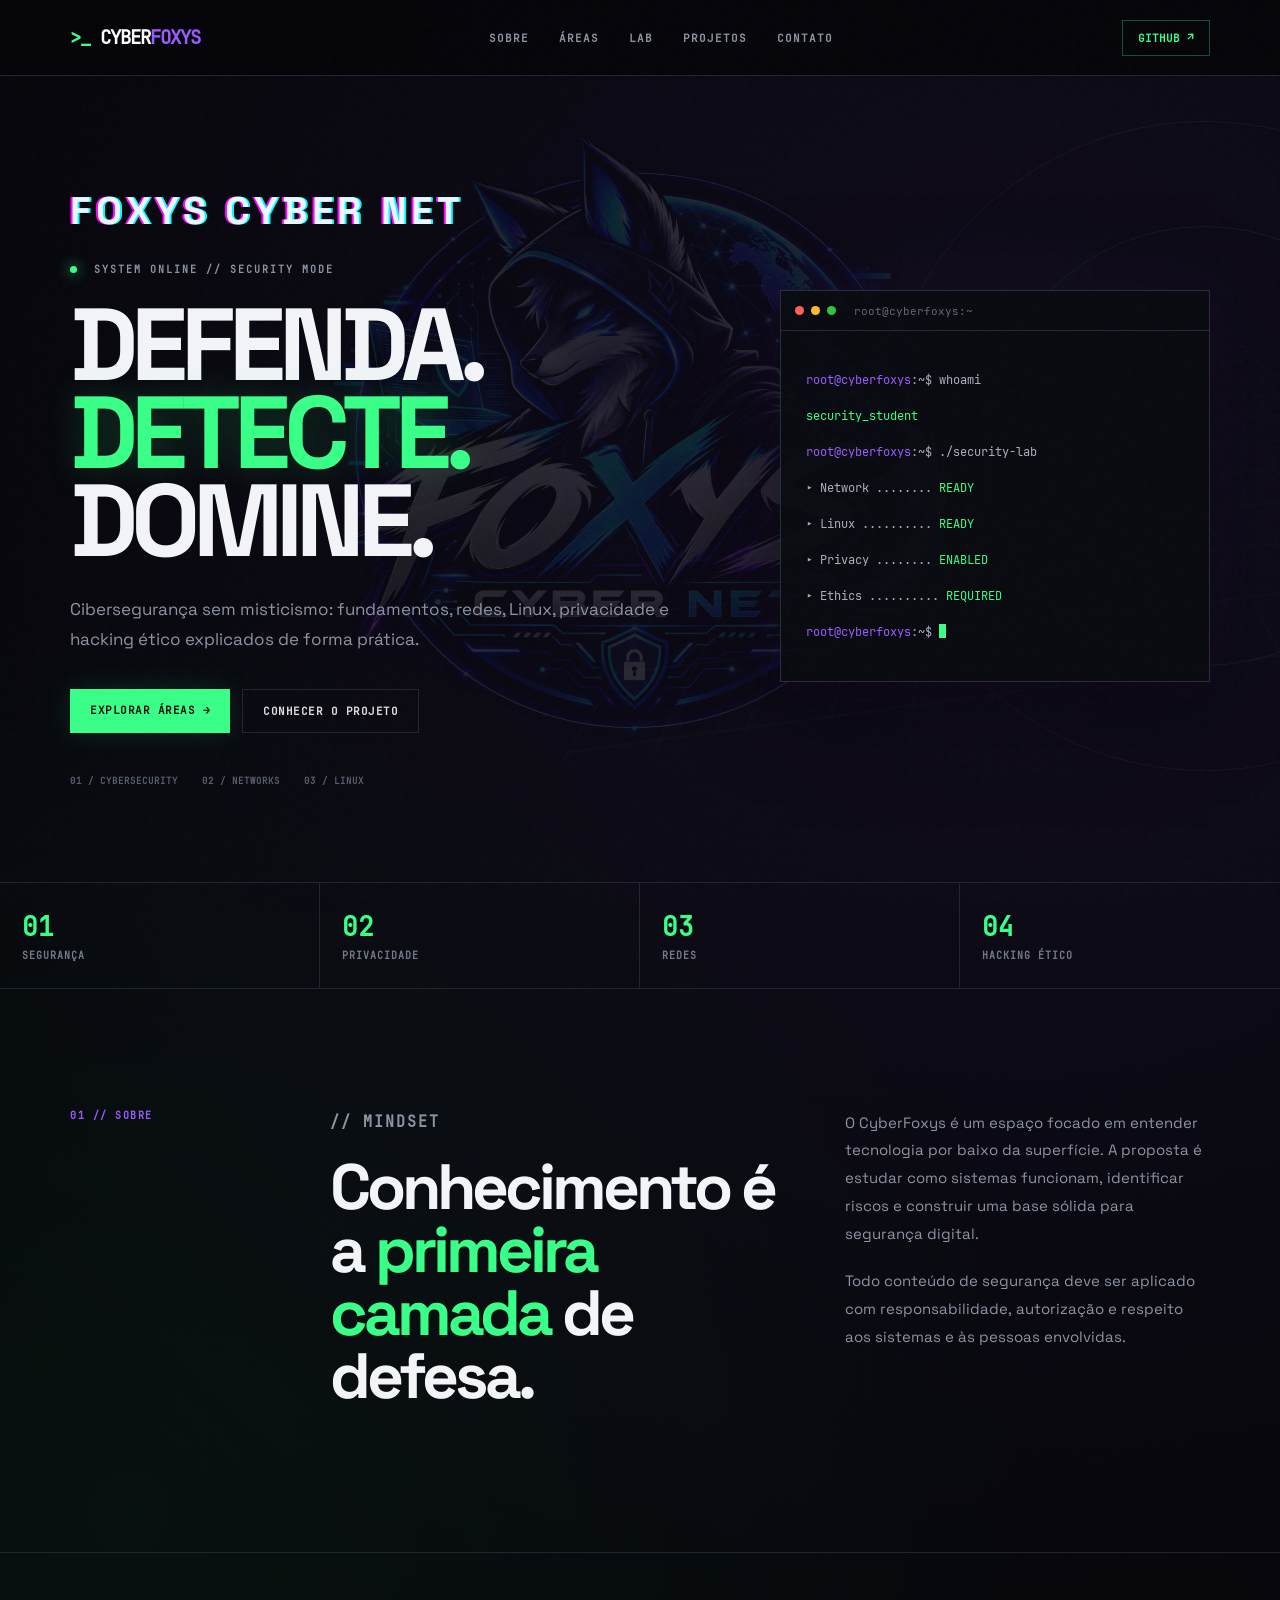
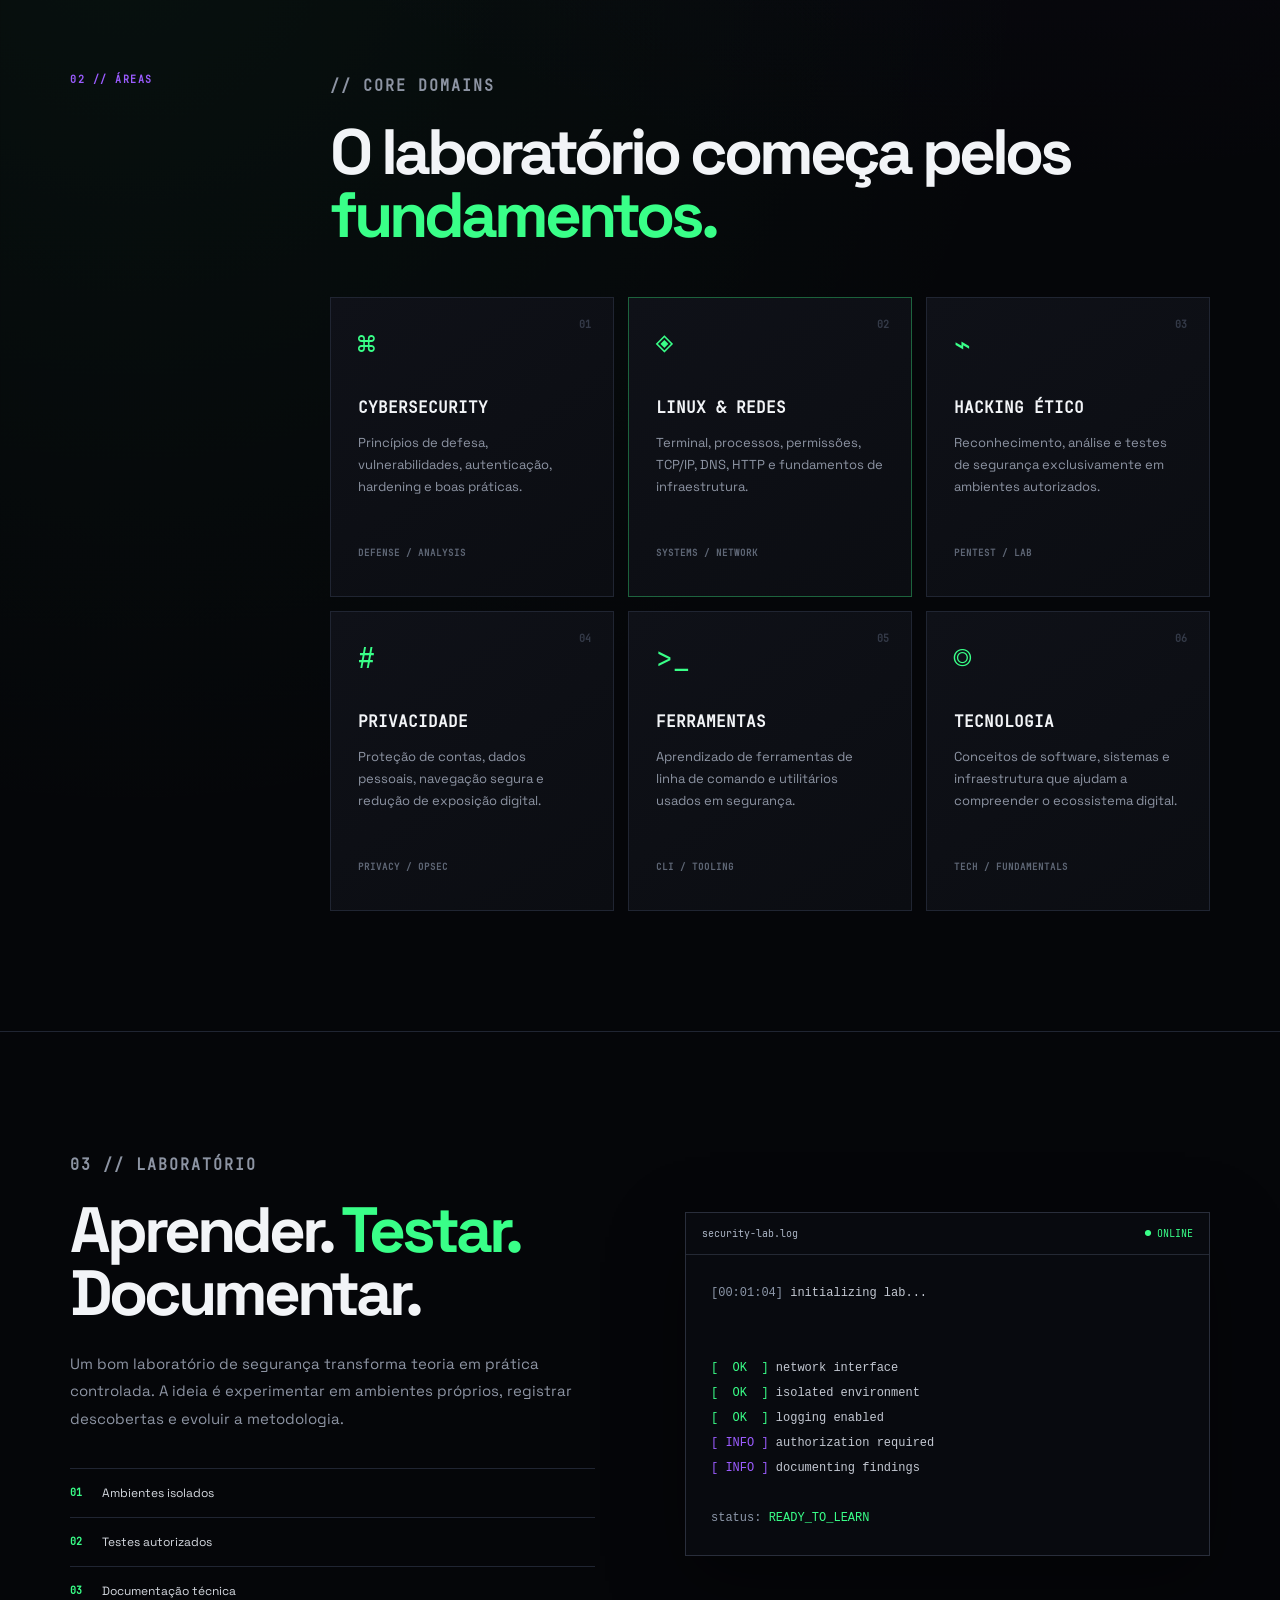
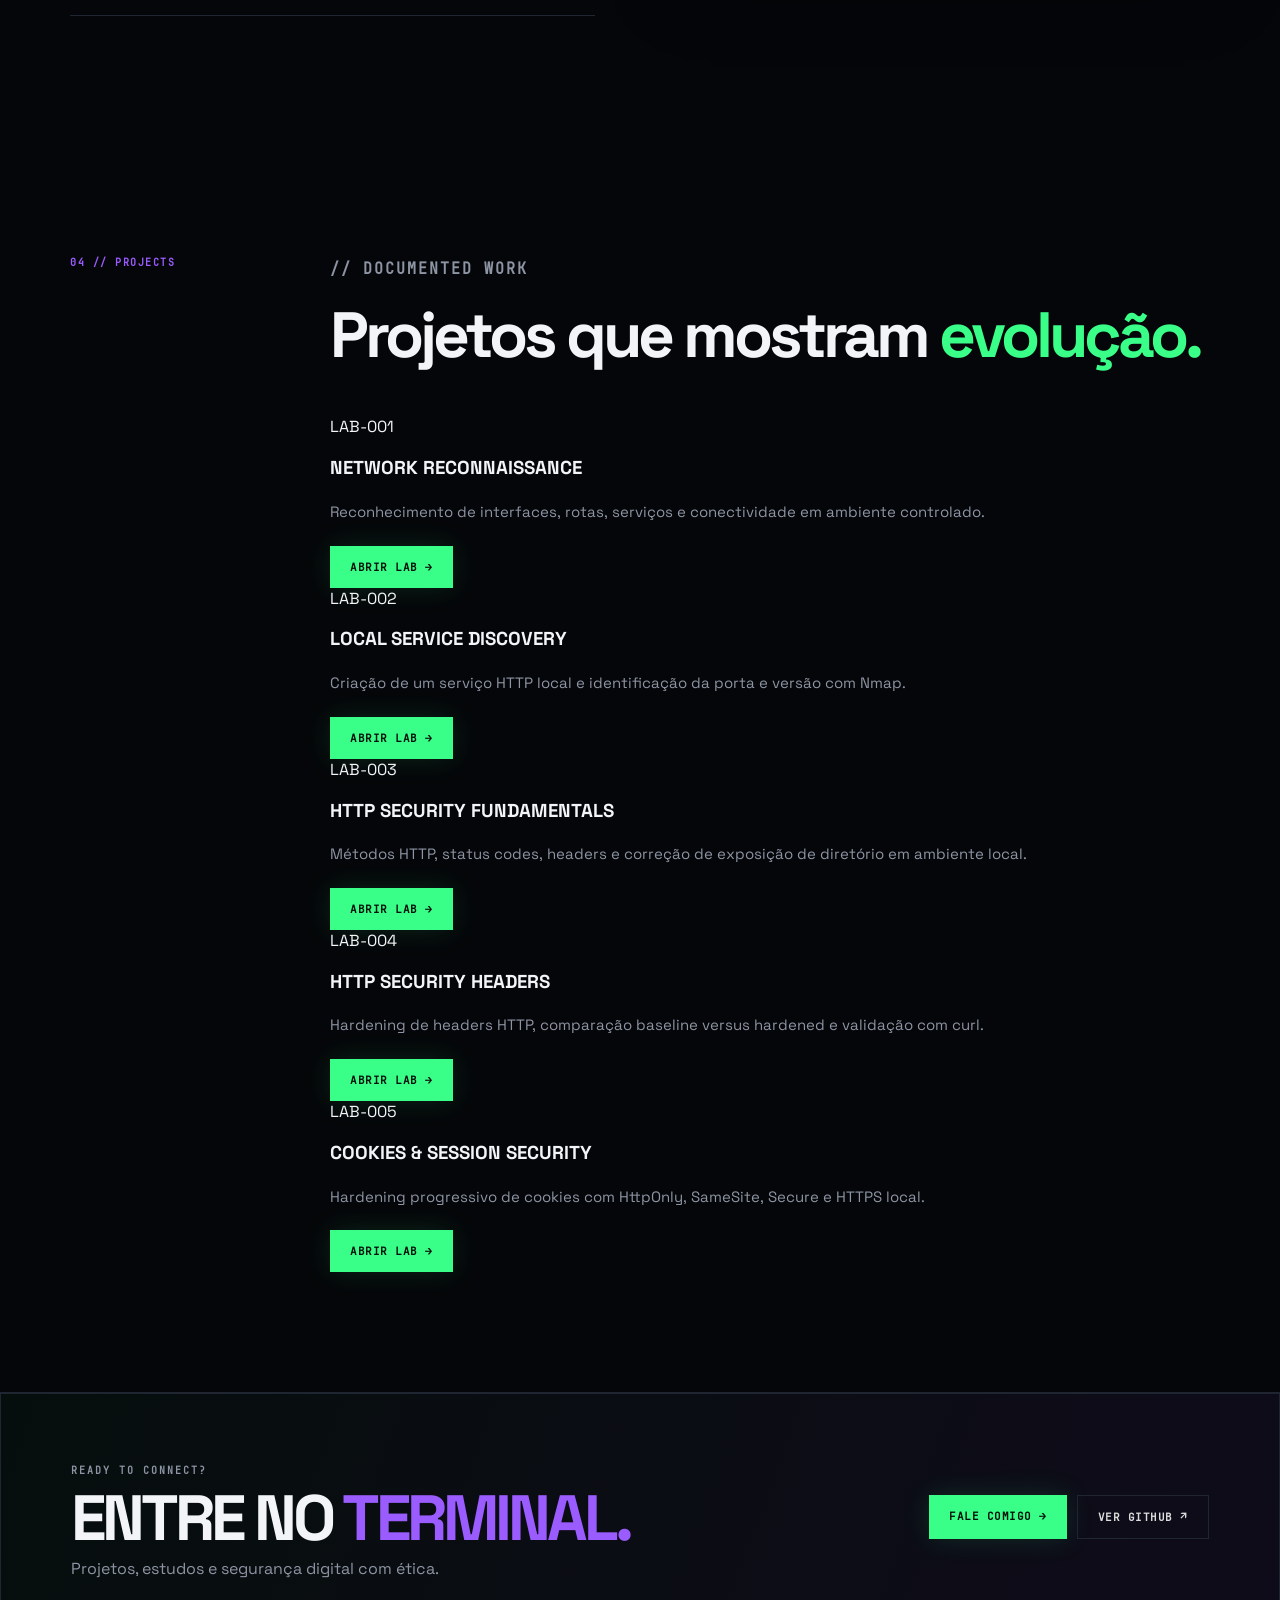
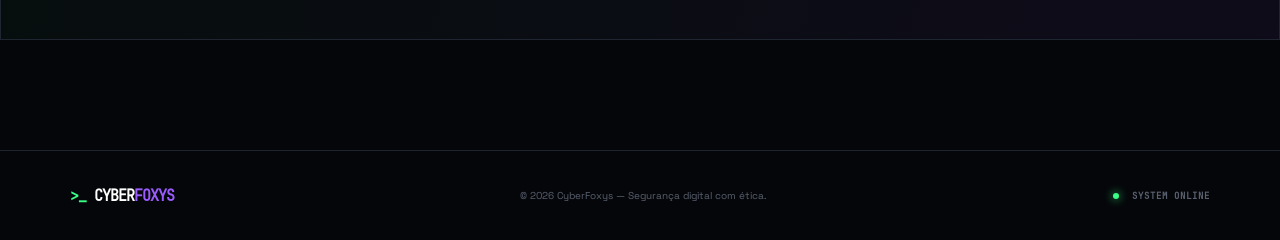
<file: index.html>
<!DOCTYPE html><html lang="pt-BR"><head><meta charset="UTF-8"><meta name="viewport" content="width=device-width, initial-scale=1.0"><meta name="description" content="CyberFoxys — portfólio e laboratório de cibersegurança, redes, Linux, privacidade e hacking ético."><meta name="theme-color" content="#050609"><title>CyberFoxys | Cyber Security</title><link rel="stylesheet" href="style.css?v=2"><link rel="icon" type="image/png" href="assets/favicon.png"><link rel="shortcut icon" href="assets/favicon.ico"></head><body><div class="fixed-logo"><img src="assets/logo.png" alt="Logo Foxys Cyber Net"></div><div class="noise"></div><div class="scanlines"></div><header class="navbar"><a href="#inicio" class="logo"><span>&gt;_</span> CYBER<span>FOXYS</span></a><nav aria-label="Navegação principal"><a href="#sobre">SOBRE</a><a href="#areas">ÁREAS</a><a href="#laboratorio">LAB</a><a href="#projetos">PROJETOS</a><a href="#contato">CONTATO</a></nav><a href="https://github.com/FoxysSec/cybersec-site" target="_blank" rel="noopener noreferrer" class="nav-button">GITHUB ↗</a></header><main id="inicio"><section class="hero"><div class="hero-orbit orbit-one"></div><div class="hero-orbit orbit-two"></div><div class="hero-grid"></div><div class="hero-content"><h2 class="foxys-title" data-text="FOXYS CYBER NET">FOXYS CYBER NET</h2><p class="eyebrow"><span class="dot"></span> SYSTEM ONLINE // SECURITY MODE</p><h1>DEFENDA.<br><span>DETECTE.</span><br>DOMINE.</h1><p class="hero-text">Cibersegurança sem misticismo: fundamentos, redes, Linux, privacidade e hacking ético explicados de forma prática.</p><div class="hero-actions"><a href="#areas" class="button primary">EXPLORAR ÁREAS →</a><a href="#sobre" class="button ghost">CONHECER O PROJETO</a></div><div class="hero-meta"><span>01 / CYBERSECURITY</span><span>02 / NETWORKS</span><span>03 / LINUX</span></div></div><div class="terminal" aria-label="Terminal demonstrativo"><div class="terminal-top"><span class="traffic red"></span><span class="traffic yellow"></span><span class="traffic green"></span><span class="terminal-title">root@cyberfoxys:~</span></div><div class="terminal-body"><p><span class="purple">root@cyberfoxys</span>:~$ whoami</p><p class="green-text">security_student</p><p><span class="purple">root@cyberfoxys</span>:~$ ./security-lab</p><p>▸ Network ........ <span class="green-text">READY</span></p><p>▸ Linux .......... <span class="green-text">READY</span></p><p>▸ Privacy ........ <span class="green-text">ENABLED</span></p><p>▸ Ethics .......... <span class="green-text">REQUIRED</span></p><p><span class="purple">root@cyberfoxys</span>:~$ <span class="cursor"></span></p></div></div></section><section class="stats"><div><strong>01</strong><span>SEGURANÇA</span></div><div><strong>02</strong><span>PRIVACIDADE</span></div><div><strong>03</strong><span>REDES</span></div><div><strong>04</strong><span>HACKING ÉTICO</span></div></section><section class="section about" id="sobre"><div class="section-label">01 // SOBRE</div><div class="section-content split"><div><p class="kicker">// MINDSET</p><h2>Conhecimento é a <span>primeira camada</span> de defesa.</h2></div><div><p>O CyberFoxys é um espaço focado em entender tecnologia por baixo da superfície. A proposta é estudar como sistemas funcionam, identificar riscos e construir uma base sólida para segurança digital.</p><p>Todo conteúdo de segurança deve ser aplicado com responsabilidade, autorização e respeito aos sistemas e às pessoas envolvidas.</p></div></div></section><section class="section areas" id="areas"><div class="section-label">02 // ÁREAS</div><div class="section-content"><div class="section-heading"><p class="kicker">// CORE DOMAINS</p><h2>O laboratório começa pelos <span>fundamentos.</span></h2></div><div class="cards"><article class="card"><span class="card-number">01</span><div class="icon">⌘</div><h3>CYBERSECURITY</h3><p>Princípios de defesa, vulnerabilidades, autenticação, hardening e boas práticas.</p><span class="card-tag">DEFENSE / ANALYSIS</span></article><article class="card featured"><span class="card-number">02</span><div class="icon">◈</div><h3>LINUX & REDES</h3><p>Terminal, processos, permissões, TCP/IP, DNS, HTTP e fundamentos de infraestrutura.</p><span class="card-tag">SYSTEMS / NETWORK</span></article><article class="card"><span class="card-number">03</span><div class="icon">⌁</div><h3>HACKING ÉTICO</h3><p>Reconhecimento, análise e testes de segurança exclusivamente em ambientes autorizados.</p><span class="card-tag">PENTEST / LAB</span></article><article class="card"><span class="card-number">04</span><div class="icon">#</div><h3>PRIVACIDADE</h3><p>Proteção de contas, dados pessoais, navegação segura e redução de exposição digital.</p><span class="card-tag">PRIVACY / OPSEC</span></article><article class="card"><span class="card-number">05</span><div class="icon">&gt;_</div><h3>FERRAMENTAS</h3><p>Aprendizado de ferramentas de linha de comando e utilitários usados em segurança.</p><span class="card-tag">CLI / TOOLING</span></article><article class="card"><span class="card-number">06</span><div class="icon">◎</div><h3>TECNOLOGIA</h3><p>Conceitos de software, sistemas e infraestrutura que ajudam a compreender o ecossistema digital.</p><span class="card-tag">TECH / FUNDAMENTALS</span></article></div></div></section><section class="lab" id="laboratorio"><div class="lab-copy"><p class="kicker">03 // LABORATÓRIO</p><h2>Aprender. <span>Testar.</span> Documentar.</h2><p>Um bom laboratório de segurança transforma teoria em prática controlada. A ideia é experimentar em ambientes próprios, registrar descobertas e evoluir a metodologia.</p><div class="lab-points"><div><span>01</span><p>Ambientes isolados</p></div><div><span>02</span><p>Testes autorizados</p></div><div><span>03</span><p>Documentação técnica</p></div></div></div><div class="code-window"><div class="code-head"><span>security-lab.log</span><span>● ONLINE</span></div><pre><code><span class="code-muted">[00:01:04]</span> initializing lab...


<span class="code-green">[  OK  ]</span> network interface
<span class="code-green">[  OK  ]</span> isolated environment
<span class="code-green">[  OK  ]</span> logging enabled
<span class="code-purple">[ INFO ]</span> authorization required
<span class="code-purple">[ INFO ]</span> documenting findings

<span class="code-muted">status:</span> <span class="code-green">READY_TO_LEARN</span></code></pre></div></section><section class="section project-section" id="projetos"><div class="section-label">04 // PROJECTS</div><div class="section-content"><div class="section-heading"><p class="kicker">// DOCUMENTED WORK</p><h2>Projetos que mostram <span>evolução.</span></h2></div><div class="project-card"><div><span class="project-id">LAB-001</span><h3>NETWORK RECONNAISSANCE</h3><p>Reconhecimento de interfaces, rotas, serviços e conectividade em ambiente controlado.</p></div><a class="button primary" href="labs/lab-001-network-reconnaissance.html">ABRIR LAB →</a></div><div class="project-card"><div><span class="project-id">LAB-002</span><h3>LOCAL SERVICE DISCOVERY</h3><p>Criação de um serviço HTTP local e identificação da porta e versão com Nmap.</p></div><a class="button primary" href="labs/lab-002-local-service-discovery.html">ABRIR LAB →</a></div><div class="project-card"><div><span class="project-id">LAB-003</span><h3>HTTP SECURITY FUNDAMENTALS</h3><p>Métodos HTTP, status codes, headers e correção de exposição de diretório em ambiente local.</p></div><a class="button primary" href="labs/lab-003-http-security-fundamentals.html">ABRIR LAB →</a></div><div class="project-card"><div><span class="project-id">LAB-004</span><h3>HTTP SECURITY HEADERS</h3><p>Hardening de headers HTTP, comparação baseline versus hardened e validação com curl.</p></div><a class="button primary" href="labs/lab-004-http-security-headers.html">ABRIR LAB →</a></div><div class="project-card"><div><span class="project-id">LAB-005</span><h3>COOKIES & SESSION SECURITY</h3><p>Hardening progressivo de cookies com HttpOnly, SameSite, Secure e HTTPS local.</p></div><a class="button primary" href="labs/lab-005-cookies-session-security.html">ABRIR LAB →</a></div></div></section><section class="cta" id="contato"><div><p class="eyebrow">READY TO CONNECT?</p><h2>ENTRE NO <span>TERMINAL.</span></h2><p>Projetos, estudos e segurança digital com ética.</p></div><div class="cta-actions"><a class="button primary" href="mailto:contato@cyberfoxys.com.br">FALE COMIGO →</a><a class="button ghost" href="https://github.com/FoxysSec/cybersec-site" target="_blank" rel="noopener noreferrer">VER GITHUB ↗</a></div></section></main><footer><div class="logo"><span>&gt;_</span> CYBER<span>FOXYS</span></div><p>© 2026 CyberFoxys — Segurança digital com ética.</p><span class="footer-status"><i></i> SYSTEM ONLINE</span></footer></body></html>
</file>
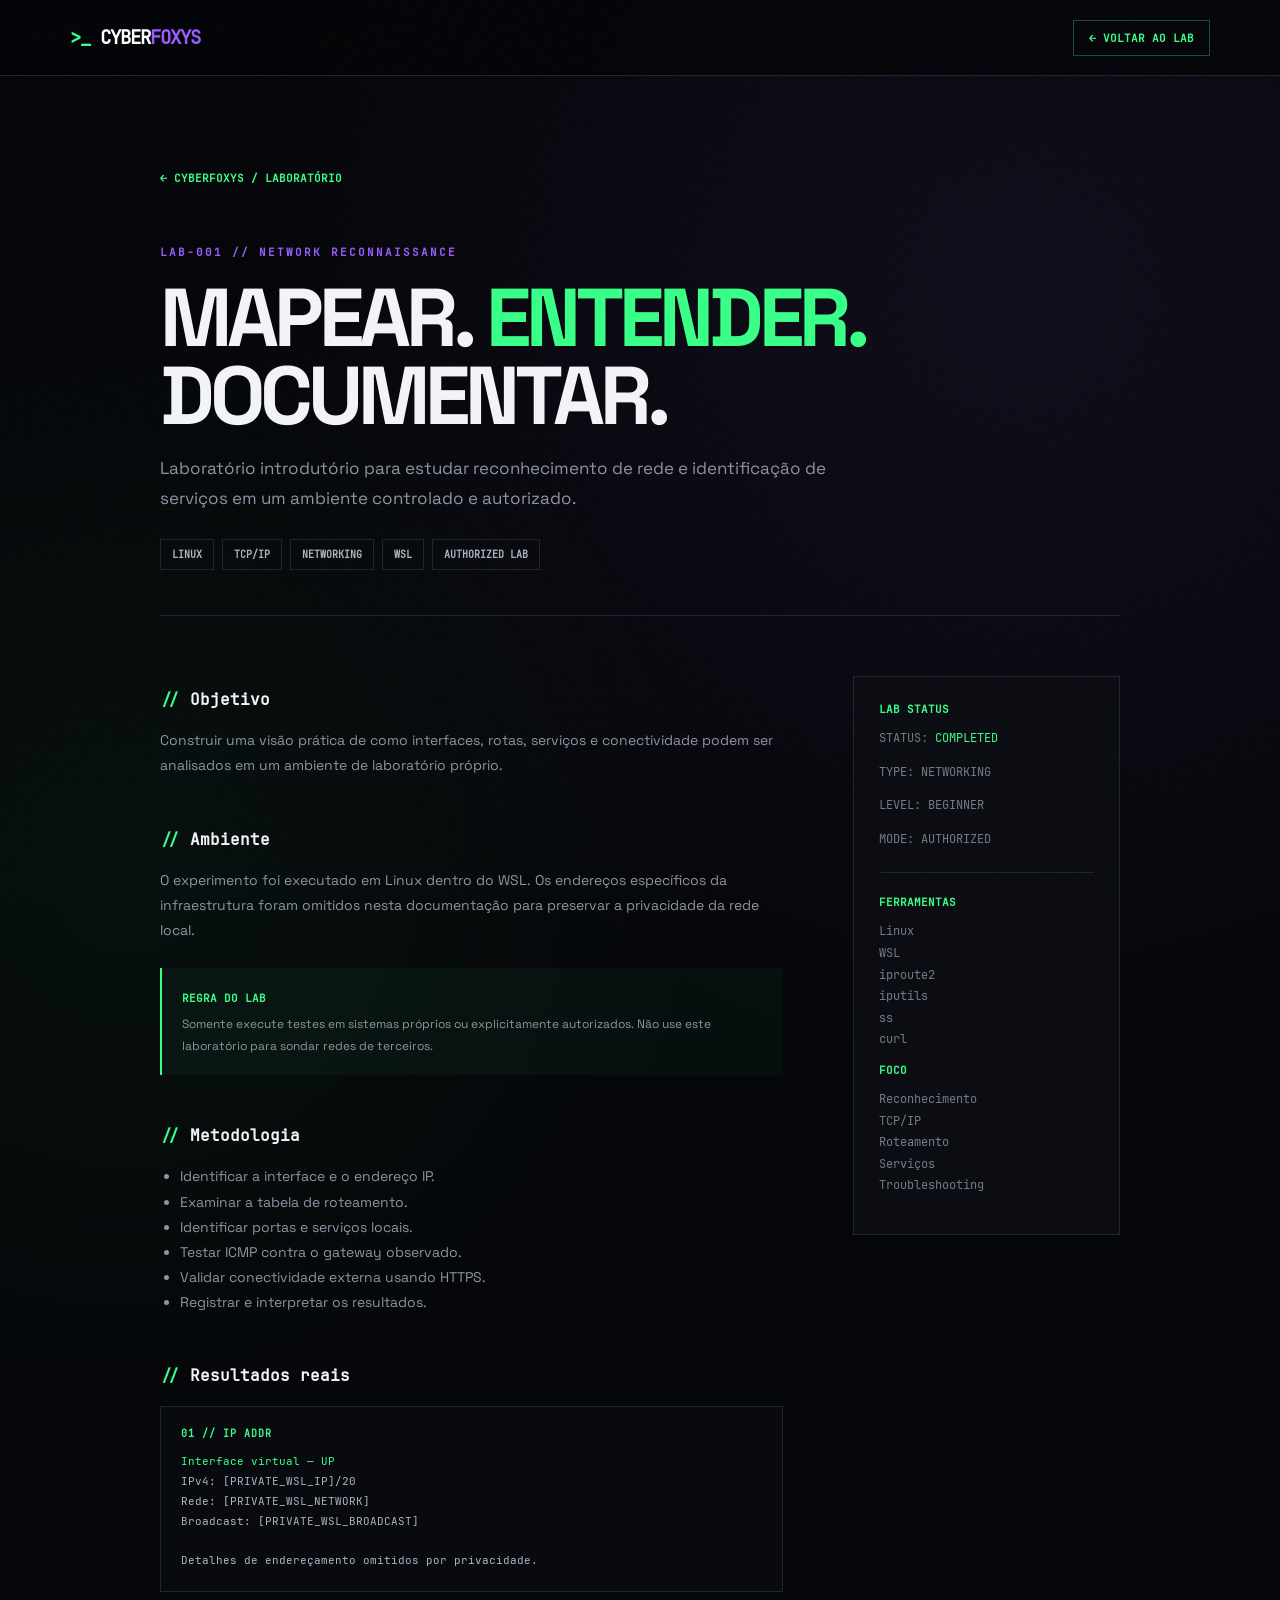
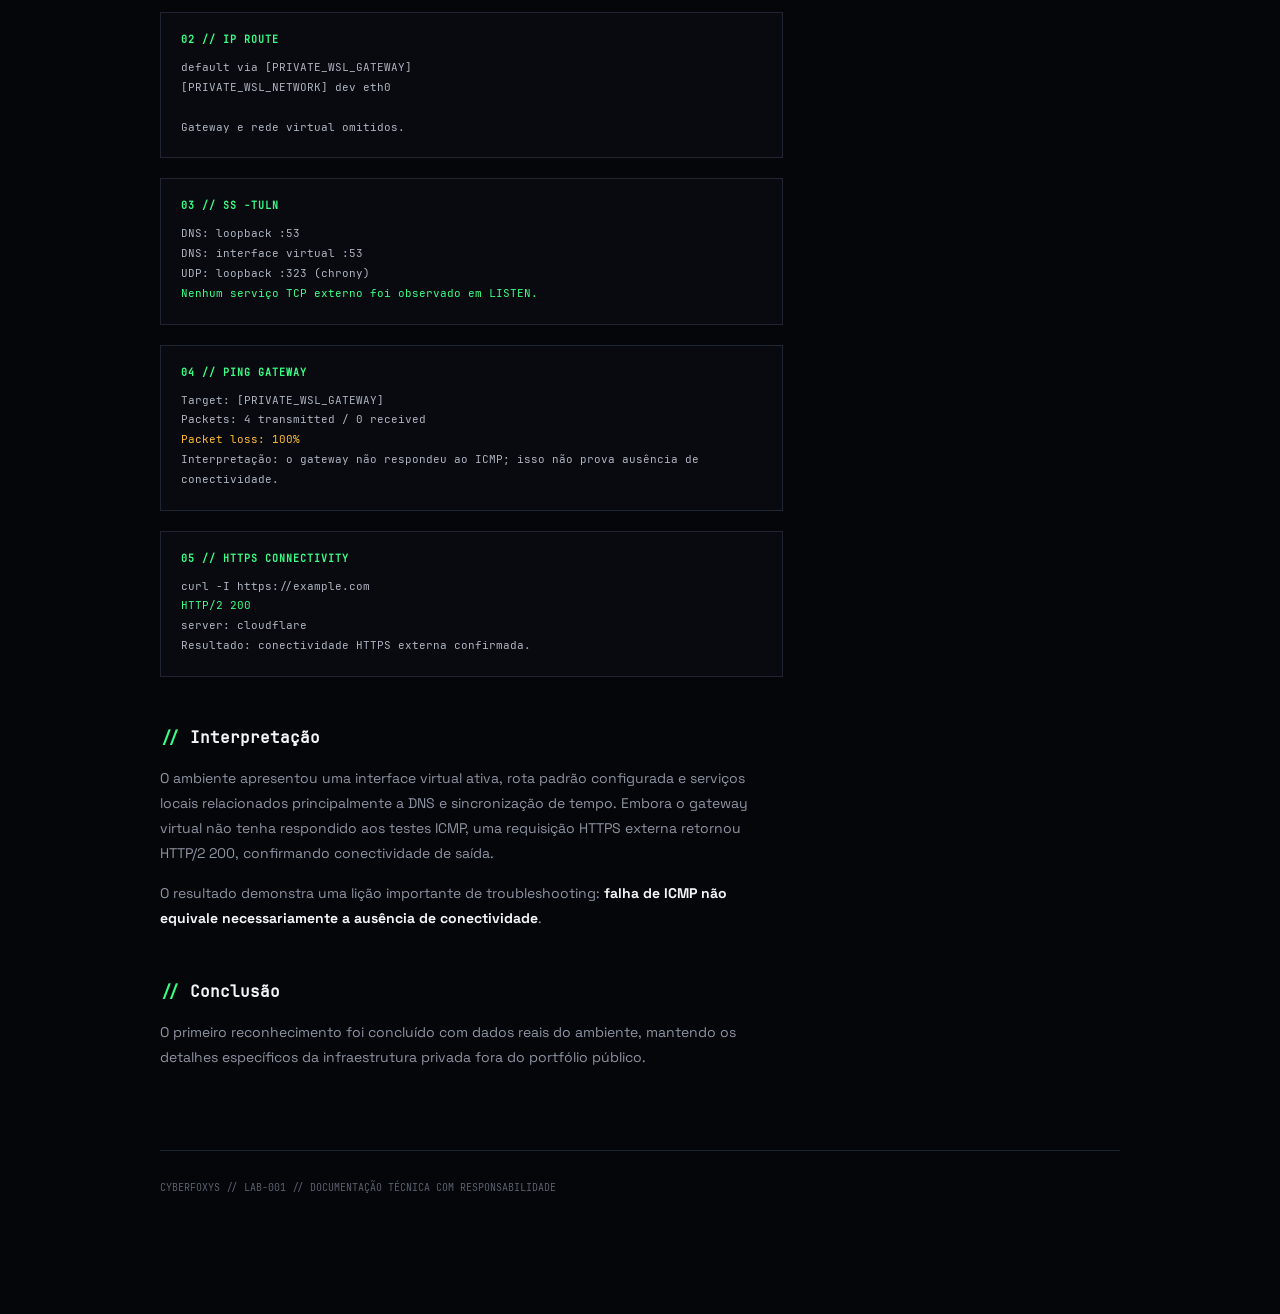
<file: labs/lab-001-network-reconnaissance.html>
<!DOCTYPE html><html lang="pt-BR"><head><meta charset="UTF-8"><meta name="viewport" content="width=device-width,initial-scale=1.0"><meta name="description" content="LAB-001 — Network Reconnaissance | CyberFoxys"><meta name="theme-color" content="#050609"><title>LAB-001 | Network Reconnaissance — CyberFoxys</title><link rel="stylesheet" href="../style.css"><style>.lab-page{max-width:1100px;margin:auto;padding:90px 5.5% 120px}.back{display:inline-block;color:#39ff88;text-decoration:none;font:700 11px "JetBrains Mono",monospace;margin-bottom:55px}.lab-header{border-bottom:1px solid #202532;padding-bottom:45px}.lab-id{color:#9b5cff;font:700 11px "JetBrains Mono",monospace;letter-spacing:2px}.lab-page h1{font-size:clamp(44px,7vw,82px);line-height:.95;letter-spacing:-5px;margin:18px 0}.lab-page h1 span{color:#39ff88}.subtitle{max-width:720px;color:#8d94a3;font-size:17px;line-height:1.8}.badges{display:flex;flex-wrap:wrap;gap:8px;margin-top:25px}.badge{border:1px solid #202532;padding:8px 11px;color:#aeb4c0;font:600 10px "JetBrains Mono",monospace}.content-grid{display:grid;grid-template-columns:1.4fr .6fr;gap:70px;margin-top:60px}.block{margin-bottom:50px}.block h2{font:700 16px "JetBrains Mono",monospace;color:#f2f4f7;margin-bottom:18px}.block h2::before{content:"// ";color:#39ff88}.block p,.block li{color:#8d94a3;line-height:1.8;font-size:14px}.block ul{padding-left:20px}.side{border:1px solid #202532;background:#0b0d12;padding:25px;height:max-content}.side h3{font:700 11px "JetBrains Mono",monospace;color:#39ff88;margin-top:0}.side p{font:12px/1.8 "JetBrains Mono",monospace;color:#737b8b}.notice{border-left:2px solid #39ff88;background:rgba(57,255,136,.035);padding:18px 20px;margin-top:25px}.notice strong{color:#39ff88;font:700 11px "JetBrains Mono",monospace}.notice p{margin:7px 0 0;font-size:12px}.result{background:#080a0f;border:1px solid #202532;padding:20px;margin-top:20px}.result-title{color:#39ff88;font:700 10px "JetBrains Mono",monospace;letter-spacing:1px;margin-bottom:12px}.result pre{margin:0;white-space:pre-wrap;overflow:auto;color:#aeb4c0;font:11px/1.8 "JetBrains Mono",monospace}.result .ok{color:#39ff88}.result .warn{color:#febc2e}.status{color:#39ff88}.footer-lab{border-top:1px solid #202532;margin-top:30px;padding-top:30px;color:#596170;font:10px "JetBrains Mono",monospace}@media(max-width:800px){.content-grid{grid-template-columns:1fr;gap:35px}.lab-page{padding-top:60px}.lab-page h1{letter-spacing:-3px}}</style></head><body><div class="noise"></div><div class="scanlines"></div><header class="navbar"><a href="../index.html" class="logo"><span>&gt;_</span> CYBER<span>FOXYS</span></a><a href="../index.html#laboratorio" class="nav-button">← VOLTAR AO LAB</a></header><main class="lab-page"><a href="../index.html#laboratorio" class="back">← CYBERFOXYS / LABORATÓRIO</a><header class="lab-header"><span class="lab-id">LAB-001 // NETWORK RECONNAISSANCE</span><h1>MAPEAR. <span>ENTENDER.</span><br>DOCUMENTAR.</h1><p class="subtitle">Laboratório introdutório para estudar reconhecimento de rede e identificação de serviços em um ambiente controlado e autorizado.</p><div class="badges"><span class="badge">LINUX</span><span class="badge">TCP/IP</span><span class="badge">NETWORKING</span><span class="badge">WSL</span><span class="badge">AUTHORIZED LAB</span></div></header><div class="content-grid"><div><section class="block"><h2>Objetivo</h2><p>Construir uma visão prática de como interfaces, rotas, serviços e conectividade podem ser analisados em um ambiente de laboratório próprio.</p></section><section class="block"><h2>Ambiente</h2><p>O experimento foi executado em Linux dentro do WSL. Os endereços específicos da infraestrutura foram omitidos nesta documentação para preservar a privacidade da rede local.</p><div class="notice"><strong>REGRA DO LAB</strong><p>Somente execute testes em sistemas próprios ou explicitamente autorizados. Não use este laboratório para sondar redes de terceiros.</p></div></section><section class="block"><h2>Metodologia</h2><ul><li>Identificar a interface e o endereço IP.</li><li>Examinar a tabela de roteamento.</li><li>Identificar portas e serviços locais.</li><li>Testar ICMP contra o gateway observado.</li><li>Validar conectividade externa usando HTTPS.</li><li>Registrar e interpretar os resultados.</li></ul></section><section class="block"><h2>Resultados reais</h2><div class="result"><div class="result-title">01 // IP ADDR</div><pre><span class="ok">Interface virtual — UP</span>
IPv4: [PRIVATE_WSL_IP]/20
Rede: [PRIVATE_WSL_NETWORK]
Broadcast: [PRIVATE_WSL_BROADCAST]

Detalhes de endereçamento omitidos por privacidade.</pre></div><div class="result"><div class="result-title">02 // IP ROUTE</div><pre>default via [PRIVATE_WSL_GATEWAY]
[PRIVATE_WSL_NETWORK] dev eth0

Gateway e rede virtual omitidos.</pre></div><div class="result"><div class="result-title">03 // SS -TULN</div><pre>DNS: loopback :53
DNS: interface virtual :53
UDP: loopback :323 (chrony)
<span class="ok">Nenhum serviço TCP externo foi observado em LISTEN.</span></pre></div><div class="result"><div class="result-title">04 // PING GATEWAY</div><pre>Target: [PRIVATE_WSL_GATEWAY]
Packets: 4 transmitted / 0 received
<span class="warn">Packet loss: 100%</span>
Interpretação: o gateway não respondeu ao ICMP; isso não prova ausência de conectividade.</pre></div><div class="result"><div class="result-title">05 // HTTPS CONNECTIVITY</div><pre>curl -I https://example.com
<span class="ok">HTTP/2 200</span>
server: cloudflare
Resultado: conectividade HTTPS externa confirmada.</pre></div></section><section class="block"><h2>Interpretação</h2><p>O ambiente apresentou uma interface virtual ativa, rota padrão configurada e serviços locais relacionados principalmente a DNS e sincronização de tempo. Embora o gateway virtual não tenha respondido aos testes ICMP, uma requisição HTTPS externa retornou HTTP/2 200, confirmando conectividade de saída.</p><p>O resultado demonstra uma lição importante de troubleshooting: <strong style="color:#f2f4f7">falha de ICMP não equivale necessariamente a ausência de conectividade</strong>.</p></section><section class="block"><h2>Conclusão</h2><p>O primeiro reconhecimento foi concluído com dados reais do ambiente, mantendo os detalhes específicos da infraestrutura privada fora do portfólio público.</p></section></div><aside class="side"><h3>LAB STATUS</h3><p>STATUS: <span class="status">COMPLETED</span></p><p>TYPE: NETWORKING</p><p>LEVEL: BEGINNER</p><p>MODE: AUTHORIZED</p><hr style="border:0;border-top:1px solid #202532;margin:22px 0"><h3>FERRAMENTAS</h3><p>Linux<br>WSL<br>iproute2<br>iputils<br>ss<br>curl</p><h3>FOCO</h3><p>Reconhecimento<br>TCP/IP<br>Roteamento<br>Serviços<br>Troubleshooting</p></aside></div><div class="footer-lab">CYBERFOXYS // LAB-001 // DOCUMENTAÇÃO TÉCNICA COM RESPONSABILIDADE</div></main></body></html>
</file>
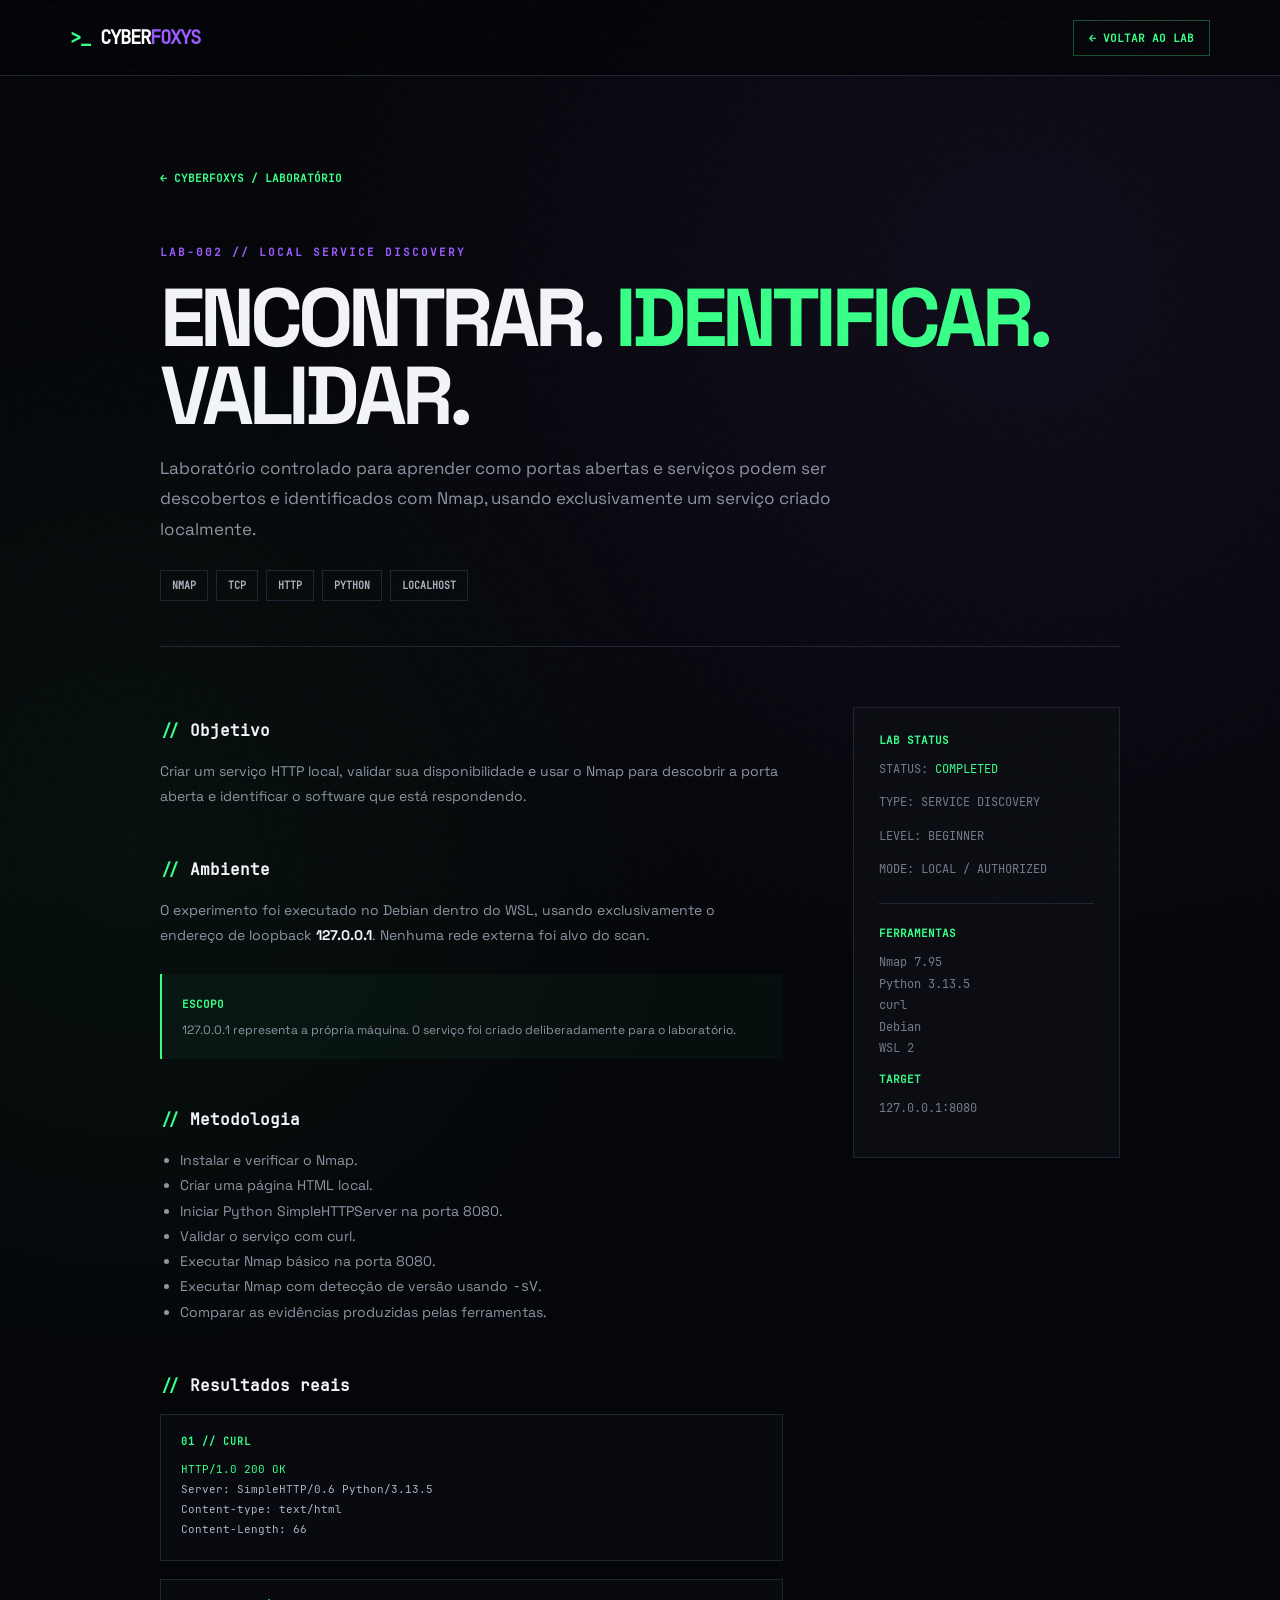
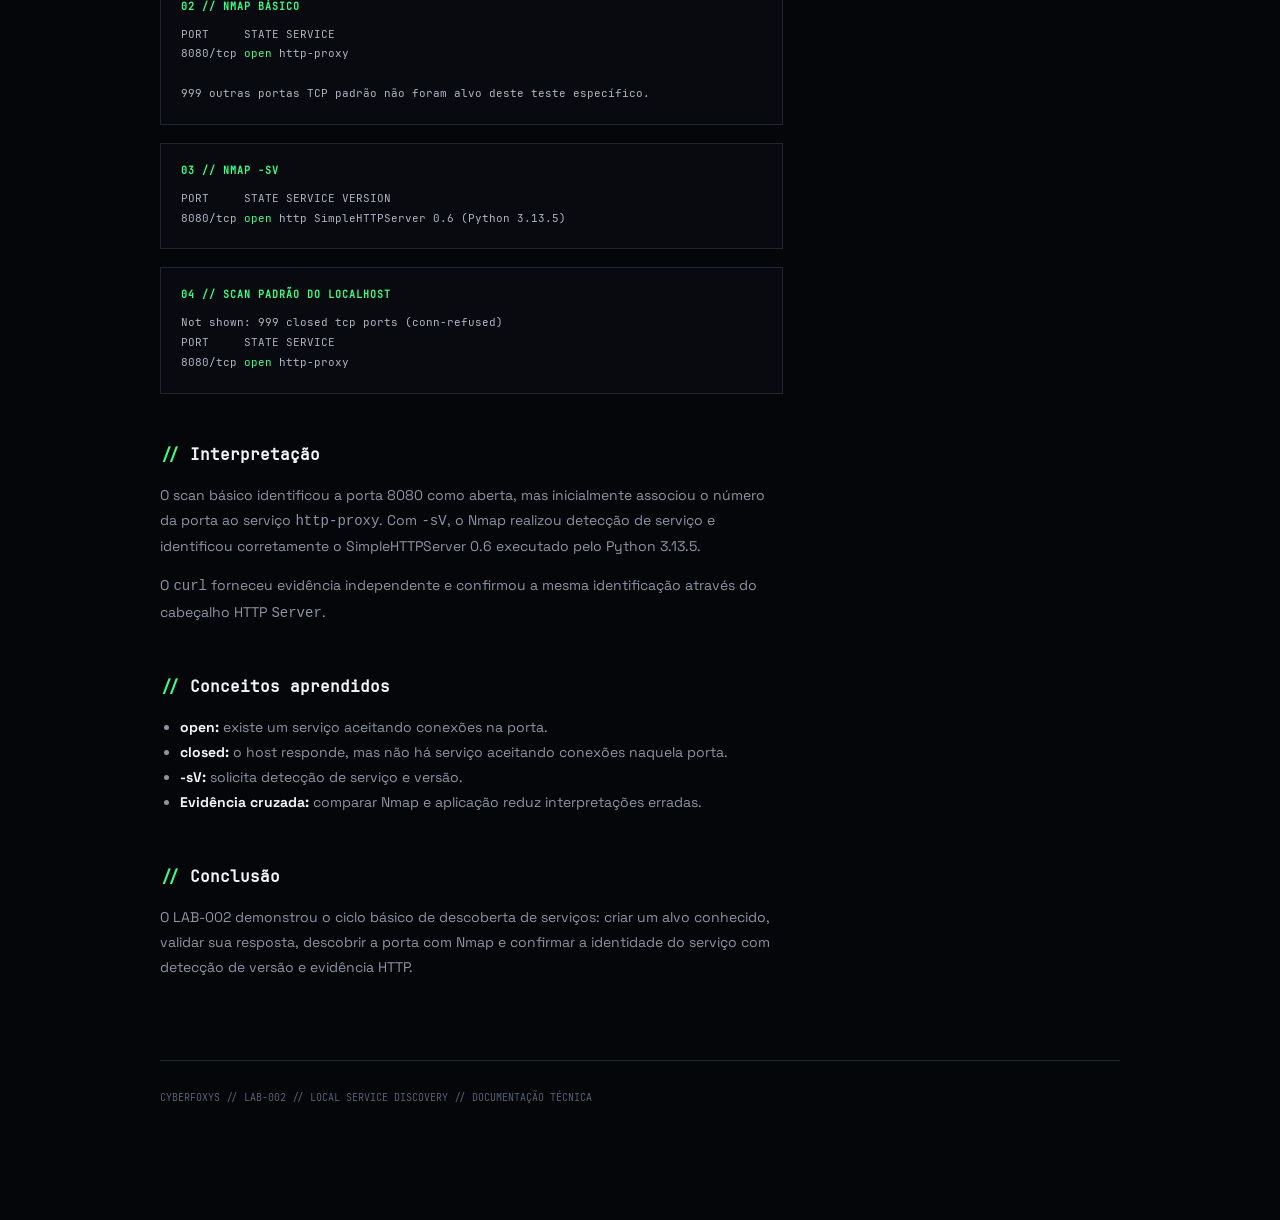
<file: labs/lab-002-local-service-discovery.html>
<!DOCTYPE html>
<html lang="pt-BR"><head><meta charset="UTF-8"><meta name="viewport" content="width=device-width,initial-scale=1.0"><meta name="description" content="LAB-002 — Local Service Discovery | CyberFoxys"><meta name="theme-color" content="#050609"><title>LAB-002 | Local Service Discovery — CyberFoxys</title><link rel="stylesheet" href="../style.css"><style>
.lab-page{max-width:1100px;margin:auto;padding:90px 5.5% 120px}.back{display:inline-block;color:#39ff88;text-decoration:none;font:700 11px "JetBrains Mono",monospace;margin-bottom:55px}.lab-header{border-bottom:1px solid #202532;padding-bottom:45px}.lab-id{color:#9b5cff;font:700 11px "JetBrains Mono",monospace;letter-spacing:2px}.lab-page h1{font-size:clamp(44px,7vw,82px);line-height:.95;letter-spacing:-5px;margin:18px 0}.lab-page h1 span{color:#39ff88}.subtitle{max-width:720px;color:#8d94a3;font-size:17px;line-height:1.8}.badges{display:flex;flex-wrap:wrap;gap:8px;margin-top:25px}.badge{border:1px solid #202532;padding:8px 11px;color:#aeb4c0;font:600 10px "JetBrains Mono",monospace}.content-grid{display:grid;grid-template-columns:1.4fr .6fr;gap:70px;margin-top:60px}.block{margin-bottom:50px}.block h2{font:700 16px "JetBrains Mono",monospace;color:#f2f4f7;margin-bottom:18px}.block h2:before{content:"// ";color:#39ff88}.block p,.block li{color:#8d94a3;line-height:1.8;font-size:14px}.block ul{padding-left:20px}.side{border:1px solid #202532;background:#0b0d12;padding:25px;height:max-content}.side h3{font:700 11px "JetBrains Mono",monospace;color:#39ff88;margin-top:0}.side p{font:12px/1.8 "JetBrains Mono",monospace;color:#737b8b}.result{background:#080a0f;border:1px solid #202532;padding:20px;margin-top:18px}.result-title{color:#39ff88;font:700 10px "JetBrains Mono",monospace;letter-spacing:1px;margin-bottom:12px}.result pre{margin:0;white-space:pre-wrap;overflow:auto;color:#aeb4c0;font:11px/1.8 "JetBrains Mono",monospace}.ok{color:#39ff88}.warn{color:#febc2e}.notice{border-left:2px solid #39ff88;background:rgba(57,255,136,.035);padding:18px 20px;margin-top:25px}.notice strong{color:#39ff88;font:700 11px "JetBrains Mono",monospace}.notice p{margin:7px 0 0;font-size:12px}.command{background:#080a0f;border:1px solid #202532;padding:18px;overflow:auto;font:12px/1.8 "JetBrains Mono",monospace;color:#c3c8d2}.prompt{color:#9b5cff}.status{color:#39ff88}.footer-lab{border-top:1px solid #202532;margin-top:30px;padding-top:30px;color:#596170;font:10px "JetBrains Mono",monospace}@media(max-width:800px){.content-grid{grid-template-columns:1fr;gap:35px}.lab-page{padding-top:60px}.lab-page h1{letter-spacing:-3px}}
</style></head><body><div class="noise"></div><div class="scanlines"></div><header class="navbar"><a href="../index.html" class="logo"><span>&gt;_</span> CYBER<span>FOXYS</span></a><a href="../index.html#laboratorio" class="nav-button">← VOLTAR AO LAB</a></header><main class="lab-page"><a href="../index.html#laboratorio" class="back">← CYBERFOXYS / LABORATÓRIO</a><header class="lab-header"><span class="lab-id">LAB-002 // LOCAL SERVICE DISCOVERY</span><h1>ENCONTRAR. <span>IDENTIFICAR.</span><br>VALIDAR.</h1><p class="subtitle">Laboratório controlado para aprender como portas abertas e serviços podem ser descobertos e identificados com Nmap, usando exclusivamente um serviço criado localmente.</p><div class="badges"><span class="badge">NMAP</span><span class="badge">TCP</span><span class="badge">HTTP</span><span class="badge">PYTHON</span><span class="badge">LOCALHOST</span></div></header><div class="content-grid"><div>
<section class="block"><h2>Objetivo</h2><p>Criar um serviço HTTP local, validar sua disponibilidade e usar o Nmap para descobrir a porta aberta e identificar o software que está respondendo.</p></section><section class="block"><h2>Ambiente</h2><p>O experimento foi executado no Debian dentro do WSL, usando exclusivamente o endereço de loopback <strong style="color:#f2f4f7">127.0.0.1</strong>. Nenhuma rede externa foi alvo do scan.</p><div class="notice"><strong>ESCOPO</strong><p>127.0.0.1 representa a própria máquina. O serviço foi criado deliberadamente para o laboratório.</p></div></section><section class="block"><h2>Metodologia</h2><ul><li>Instalar e verificar o Nmap.</li><li>Criar uma página HTML local.</li><li>Iniciar Python SimpleHTTPServer na porta 8080.</li><li>Validar o serviço com curl.</li><li>Executar Nmap básico na porta 8080.</li><li>Executar Nmap com detecção de versão usando <code>-sV</code>.</li><li>Comparar as evidências produzidas pelas ferramentas.</li></ul></section><section class="block"><h2>Resultados reais</h2><div class="result"><div class="result-title">01 // CURL</div><pre><span class="ok">HTTP/1.0 200 OK</span>
Server: SimpleHTTP/0.6 Python/3.13.5
Content-type: text/html
Content-Length: 66</pre></div><div class="result"><div class="result-title">02 // NMAP BÁSICO</div><pre>PORT     STATE SERVICE
8080/tcp <span class="ok">open</span> http-proxy

999 outras portas TCP padrão não foram alvo deste teste específico.</pre></div><div class="result"><div class="result-title">03 // NMAP -SV</div><pre>PORT     STATE SERVICE VERSION
8080/tcp <span class="ok">open</span> http SimpleHTTPServer 0.6 (Python 3.13.5)</pre></div><div class="result"><div class="result-title">04 // SCAN PADRÃO DO LOCALHOST</div><pre>Not shown: 999 closed tcp ports (conn-refused)
PORT     STATE SERVICE
8080/tcp <span class="ok">open</span> http-proxy</pre></div></section><section class="block"><h2>Interpretação</h2><p>O scan básico identificou a porta 8080 como aberta, mas inicialmente associou o número da porta ao serviço <code>http-proxy</code>. Com <code>-sV</code>, o Nmap realizou detecção de serviço e identificou corretamente o SimpleHTTPServer 0.6 executado pelo Python 3.13.5.</p><p>O <code>curl</code> forneceu evidência independente e confirmou a mesma identificação através do cabeçalho HTTP <code>Server</code>.</p></section><section class="block"><h2>Conceitos aprendidos</h2><ul><li><strong style="color:#f2f4f7">open:</strong> existe um serviço aceitando conexões na porta.</li><li><strong style="color:#f2f4f7">closed:</strong> o host responde, mas não há serviço aceitando conexões naquela porta.</li><li><strong style="color:#f2f4f7">-sV:</strong> solicita detecção de serviço e versão.</li><li><strong style="color:#f2f4f7">Evidência cruzada:</strong> comparar Nmap e aplicação reduz interpretações erradas.</li></ul></section><section class="block"><h2>Conclusão</h2><p>O LAB-002 demonstrou o ciclo básico de descoberta de serviços: criar um alvo conhecido, validar sua resposta, descobrir a porta com Nmap e confirmar a identidade do serviço com detecção de versão e evidência HTTP.</p></section></div><aside class="side"><h3>LAB STATUS</h3><p>STATUS: <span class="status">COMPLETED</span></p><p>TYPE: SERVICE DISCOVERY</p><p>LEVEL: BEGINNER</p><p>MODE: LOCAL / AUTHORIZED</p><hr style="border:0;border-top:1px solid #202532;margin:22px 0"><h3>FERRAMENTAS</h3><p>Nmap 7.95<br>Python 3.13.5<br>curl<br>Debian<br>WSL 2</p><h3>TARGET</h3><p>127.0.0.1:8080</p></aside></div><div class="footer-lab">CYBERFOXYS // LAB-002 // LOCAL SERVICE DISCOVERY // DOCUMENTAÇÃO TÉCNICA</div></main></body></html>
</file>
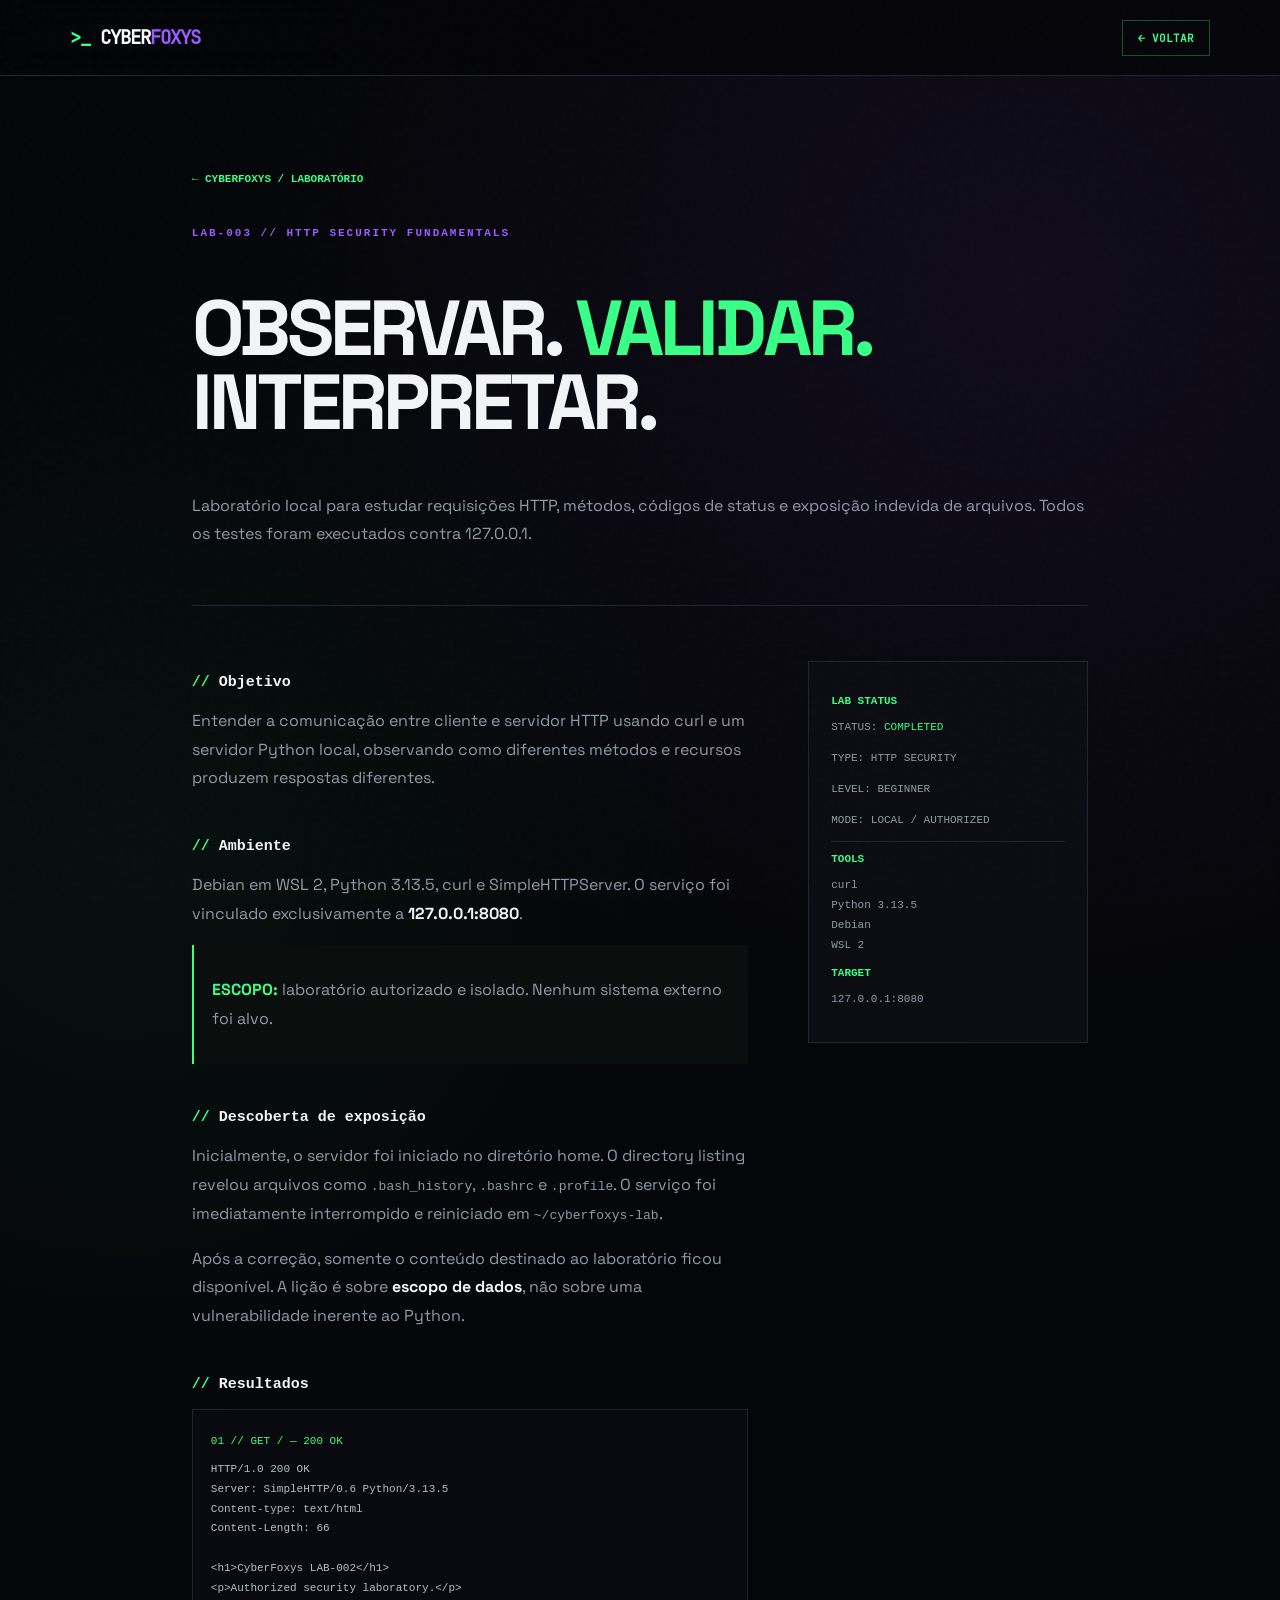
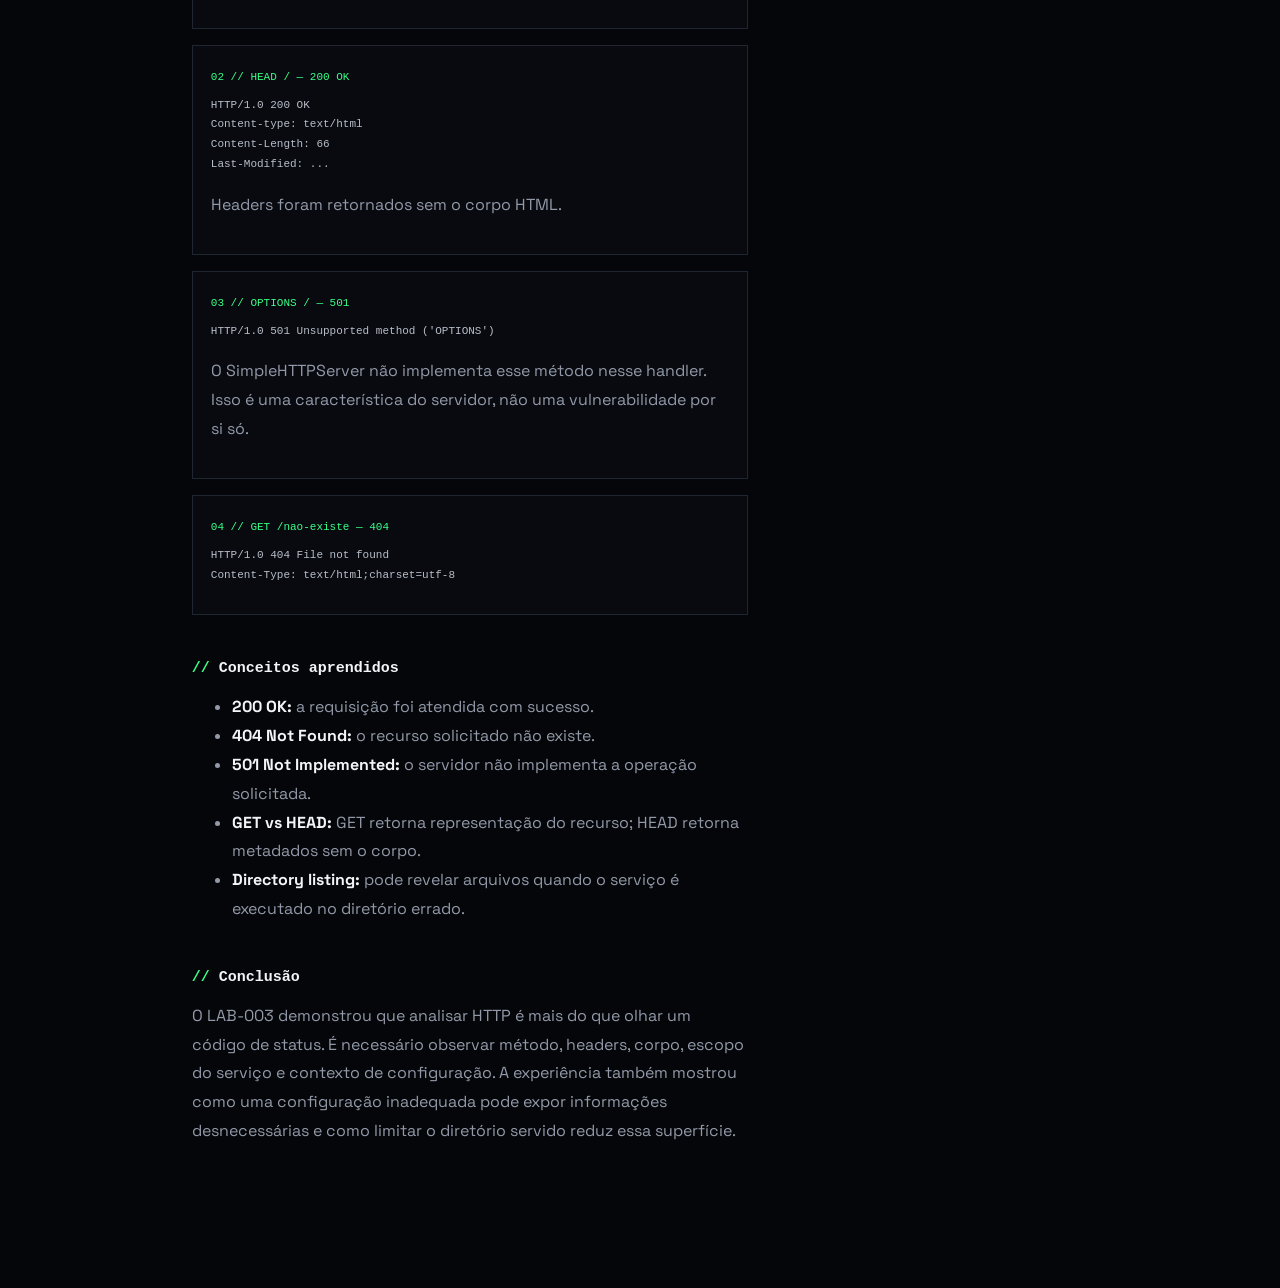
<file: labs/lab-003-http-security-fundamentals.html>
<!doctype html><html lang="pt-BR"><head><meta charset="utf-8"><meta name="viewport" content="width=device-width,initial-scale=1"><meta name="description" content="LAB-003 — HTTP Security Fundamentals | CyberFoxys"><title>LAB-003 | HTTP Security Fundamentals — CyberFoxys</title><link rel="stylesheet" href="../style.css"><style>.lab-page{max-width:1050px;margin:auto;padding:90px 6%}.back{color:#39ff88;text-decoration:none;font:700 11px monospace}.lab-header{padding:40px 0;border-bottom:1px solid #202532}.id{color:#9b5cff;font:700 11px monospace;letter-spacing:2px}.lab-page h1{font-size:clamp(42px,7vw,78px);line-height:.95;letter-spacing:-4px}.lab-page h1 span{color:#39ff88}.sub,.lab-page p,.lab-page li{color:#9299a8;line-height:1.8}.grid{display:grid;grid-template-columns:1fr 280px;gap:60px;margin-top:55px}.block{margin-bottom:45px}.block h2{font:700 15px monospace;color:#f2f4f7}.block h2:before{content:"// ";color:#39ff88}.result{background:#080a0f;border:1px solid #202532;padding:18px;margin:16px 0;overflow:auto}.result b{color:#39ff88;font:11px monospace}.result pre{color:#b8bec9;font:11px/1.8 monospace;white-space:pre-wrap}.side{border:1px solid #202532;background:#0b0d12;padding:22px;height:max-content}.side h3{color:#39ff88;font:700 11px monospace}.side p{font:11px/1.8 monospace}.notice{border-left:2px solid #39ff88;padding:15px 18px;background:#0a0e0d}.status{color:#39ff88}@media(max-width:750px){.grid{grid-template-columns:1fr}.lab-page{padding-top:60px}}</style></head><body><div class="noise"></div><div class="scanlines"></div><header class="navbar"><a href="../index.html" class="logo"><span>&gt;_</span> CYBER<span>FOXYS</span></a><a href="../index.html#projetos" class="nav-button">← VOLTAR</a></header><main class="lab-page"><a class="back" href="../index.html#projetos">← CYBERFOXYS / LABORATÓRIO</a><header class="lab-header"><div class="id">LAB-003 // HTTP SECURITY FUNDAMENTALS</div><h1>OBSERVAR. <span>VALIDAR.</span><br>INTERPRETAR.</h1><p class="sub">Laboratório local para estudar requisições HTTP, métodos, códigos de status e exposição indevida de arquivos. Todos os testes foram executados contra 127.0.0.1.</p></header><div class="grid"><div><section class="block"><h2>Objetivo</h2><p>Entender a comunicação entre cliente e servidor HTTP usando curl e um servidor Python local, observando como diferentes métodos e recursos produzem respostas diferentes.</p></section><section class="block"><h2>Ambiente</h2><p>Debian em WSL 2, Python 3.13.5, curl e SimpleHTTPServer. O serviço foi vinculado exclusivamente a <strong style="color:#f2f4f7">127.0.0.1:8080</strong>.</p><div class="notice"><p><strong style="color:#39ff88">ESCOPO:</strong> laboratório autorizado e isolado. Nenhum sistema externo foi alvo.</p></div></section><section class="block"><h2>Descoberta de exposição</h2><p>Inicialmente, o servidor foi iniciado no diretório home. O directory listing revelou arquivos como <code>.bash_history</code>, <code>.bashrc</code> e <code>.profile</code>. O serviço foi imediatamente interrompido e reiniciado em <code>~/cyberfoxys-lab</code>.</p><p>Após a correção, somente o conteúdo destinado ao laboratório ficou disponível. A lição é sobre <strong style="color:#f2f4f7">escopo de dados</strong>, não sobre uma vulnerabilidade inerente ao Python.</p></section><section class="block"><h2>Resultados</h2><div class="result"><b>01 // GET / — 200 OK</b><pre>HTTP/1.0 200 OK
Server: SimpleHTTP/0.6 Python/3.13.5
Content-type: text/html
Content-Length: 66

&lt;h1&gt;CyberFoxys LAB-002&lt;/h1&gt;
&lt;p&gt;Authorized security laboratory.&lt;/p&gt;</pre></div><div class="result"><b>02 // HEAD / — 200 OK</b><pre>HTTP/1.0 200 OK
Content-type: text/html
Content-Length: 66
Last-Modified: ...</pre><p>Headers foram retornados sem o corpo HTML.</p></div><div class="result"><b>03 // OPTIONS / — 501</b><pre>HTTP/1.0 501 Unsupported method ('OPTIONS')</pre><p>O SimpleHTTPServer não implementa esse método nesse handler. Isso é uma característica do servidor, não uma vulnerabilidade por si só.</p></div><div class="result"><b>04 // GET /nao-existe — 404</b><pre>HTTP/1.0 404 File not found
Content-Type: text/html;charset=utf-8</pre></div></section><section class="block"><h2>Conceitos aprendidos</h2><ul><li><strong style="color:#f2f4f7">200 OK:</strong> a requisição foi atendida com sucesso.</li><li><strong style="color:#f2f4f7">404 Not Found:</strong> o recurso solicitado não existe.</li><li><strong style="color:#f2f4f7">501 Not Implemented:</strong> o servidor não implementa a operação solicitada.</li><li><strong style="color:#f2f4f7">GET vs HEAD:</strong> GET retorna representação do recurso; HEAD retorna metadados sem o corpo.</li><li><strong style="color:#f2f4f7">Directory listing:</strong> pode revelar arquivos quando o serviço é executado no diretório errado.</li></ul></section><section class="block"><h2>Conclusão</h2><p>O LAB-003 demonstrou que analisar HTTP é mais do que olhar um código de status. É necessário observar método, headers, corpo, escopo do serviço e contexto de configuração. A experiência também mostrou como uma configuração inadequada pode expor informações desnecessárias e como limitar o diretório servido reduz essa superfície.</p></section></div><aside class="side"><h3>LAB STATUS</h3><p>STATUS: <span class="status">COMPLETED</span></p><p>TYPE: HTTP SECURITY</p><p>LEVEL: BEGINNER</p><p>MODE: LOCAL / AUTHORIZED</p><hr style="border:0;border-top:1px solid #202532"><h3>TOOLS</h3><p>curl<br>Python 3.13.5<br>Debian<br>WSL 2</p><h3>TARGET</h3><p>127.0.0.1:8080</p></aside></div></main></body></html>
</file>
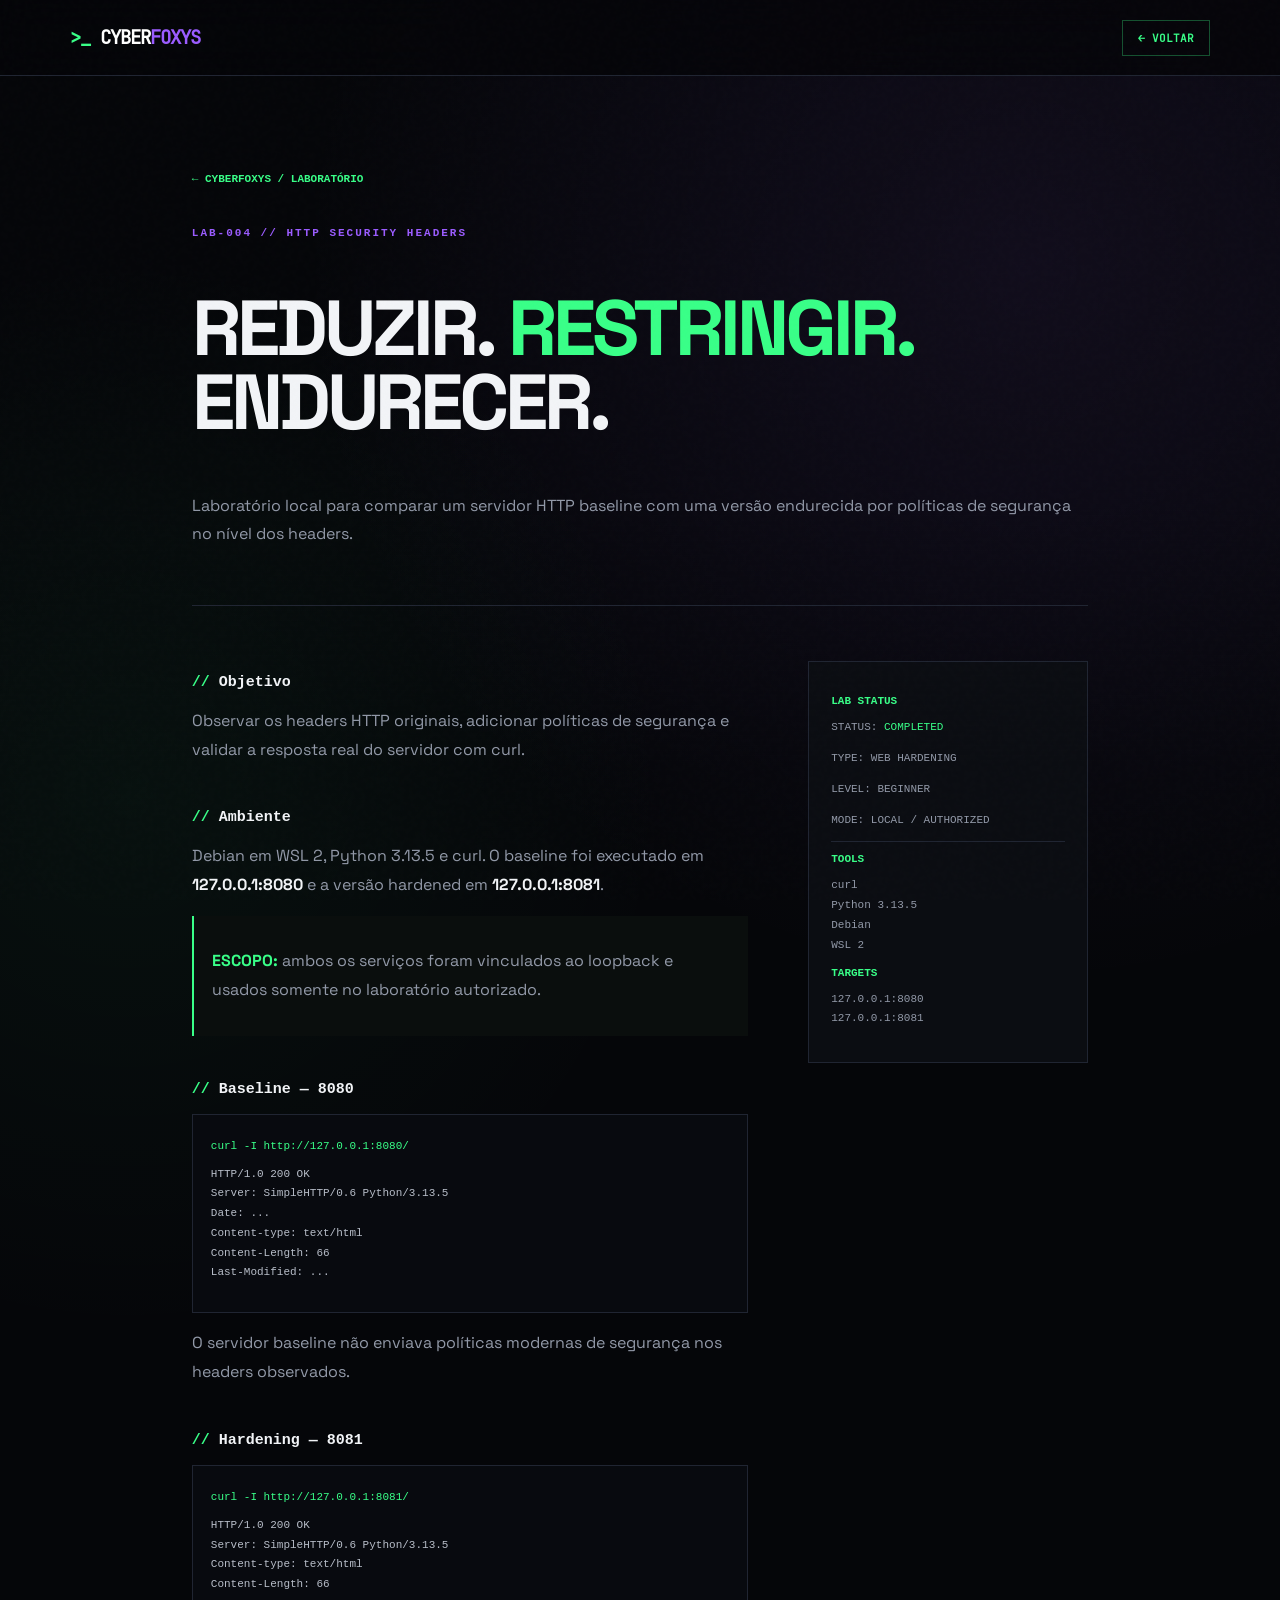
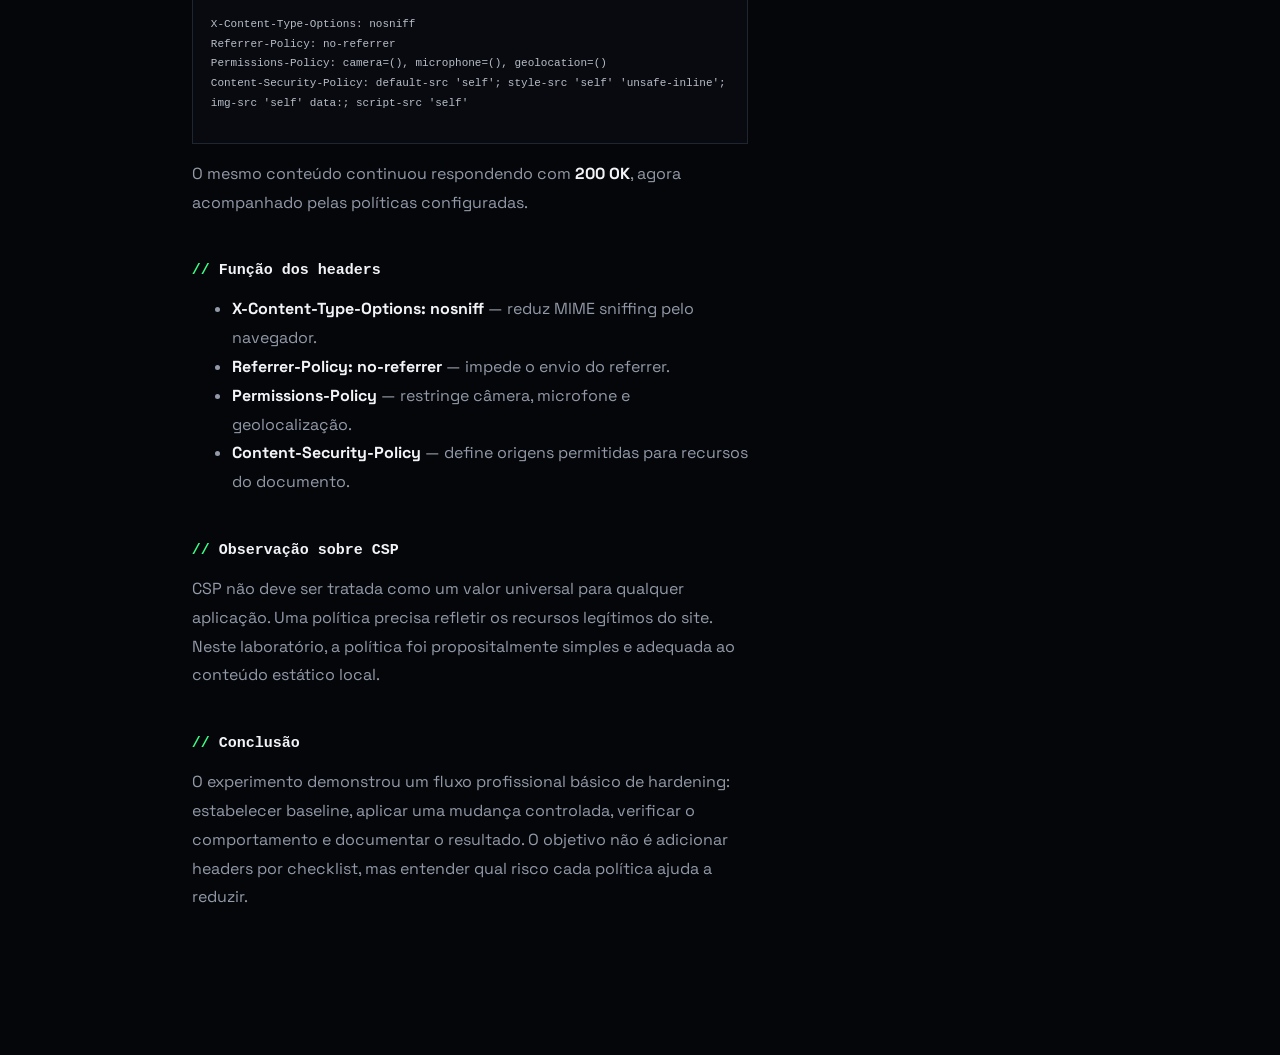
<file: labs/lab-004-http-security-headers.html>
<!doctype html><html lang="pt-BR"><head><meta charset="utf-8"><meta name="viewport" content="width=device-width,initial-scale=1"><meta name="description" content="LAB-004 — HTTP Security Headers | CyberFoxys"><title>LAB-004 | HTTP Security Headers — CyberFoxys</title><link rel="stylesheet" href="../style.css"><style>.lab-page{max-width:1050px;margin:auto;padding:90px 6%}.back{color:#39ff88;text-decoration:none;font:700 11px monospace}.lab-header{padding:40px 0;border-bottom:1px solid #202532}.id{color:#9b5cff;font:700 11px monospace;letter-spacing:2px}.lab-page h1{font-size:clamp(42px,7vw,78px);line-height:.95;letter-spacing:-4px}.lab-page h1 span{color:#39ff88}.sub,.lab-page p,.lab-page li{color:#9299a8;line-height:1.8}.grid{display:grid;grid-template-columns:1fr 280px;gap:60px;margin-top:55px}.block{margin-bottom:45px}.block h2{font:700 15px monospace;color:#f2f4f7}.block h2:before{content:"// ";color:#39ff88}.result{background:#080a0f;border:1px solid #202532;padding:18px;margin:16px 0;overflow:auto}.result b{color:#39ff88;font:11px monospace}.result pre{color:#b8bec9;font:11px/1.8 monospace;white-space:pre-wrap}.side{border:1px solid #202532;background:#0b0d12;padding:22px;height:max-content}.side h3{color:#39ff88;font:700 11px monospace}.side p{font:11px/1.8 monospace}.notice{border-left:2px solid #39ff88;padding:15px 18px;background:#0a0e0d}.status{color:#39ff88}@media(max-width:750px){.grid{grid-template-columns:1fr}.lab-page{padding-top:60px}}</style></head><body><div class="noise"></div><div class="scanlines"></div><header class="navbar"><a href="../index.html" class="logo"><span>&gt;_</span> CYBER<span>FOXYS</span></a><a href="../index.html#projetos" class="nav-button">← VOLTAR</a></header><main class="lab-page"><a class="back" href="../index.html#projetos">← CYBERFOXYS / LABORATÓRIO</a><header class="lab-header"><div class="id">LAB-004 // HTTP SECURITY HEADERS</div><h1>REDUZIR. <span>RESTRINGIR.</span><br>ENDURECER.</h1><p class="sub">Laboratório local para comparar um servidor HTTP baseline com uma versão endurecida por políticas de segurança no nível dos headers.</p></header><div class="grid"><div><section class="block"><h2>Objetivo</h2><p>Observar os headers HTTP originais, adicionar políticas de segurança e validar a resposta real do servidor com curl.</p></section><section class="block"><h2>Ambiente</h2><p>Debian em WSL 2, Python 3.13.5 e curl. O baseline foi executado em <strong style="color:#f2f4f7">127.0.0.1:8080</strong> e a versão hardened em <strong style="color:#f2f4f7">127.0.0.1:8081</strong>.</p><div class="notice"><p><strong style="color:#39ff88">ESCOPO:</strong> ambos os serviços foram vinculados ao loopback e usados somente no laboratório autorizado.</p></div></section><section class="block"><h2>Baseline — 8080</h2><div class="result"><b>curl -I http://127.0.0.1:8080/</b><pre>HTTP/1.0 200 OK
Server: SimpleHTTP/0.6 Python/3.13.5
Date: ...
Content-type: text/html
Content-Length: 66
Last-Modified: ...</pre></div><p>O servidor baseline não enviava políticas modernas de segurança nos headers observados.</p></section><section class="block"><h2>Hardening — 8081</h2><div class="result"><b>curl -I http://127.0.0.1:8081/</b><pre>HTTP/1.0 200 OK
Server: SimpleHTTP/0.6 Python/3.13.5
Content-type: text/html
Content-Length: 66

X-Content-Type-Options: nosniff
Referrer-Policy: no-referrer
Permissions-Policy: camera=(), microphone=(), geolocation=()
Content-Security-Policy: default-src 'self'; style-src 'self' 'unsafe-inline'; img-src 'self' data:; script-src 'self'</pre></div><p>O mesmo conteúdo continuou respondendo com <strong style="color:#f2f4f7">200 OK</strong>, agora acompanhado pelas políticas configuradas.</p></section><section class="block"><h2>Função dos headers</h2><ul><li><strong style="color:#f2f4f7">X-Content-Type-Options: nosniff</strong> — reduz MIME sniffing pelo navegador.</li><li><strong style="color:#f2f4f7">Referrer-Policy: no-referrer</strong> — impede o envio do referrer.</li><li><strong style="color:#f2f4f7">Permissions-Policy</strong> — restringe câmera, microfone e geolocalização.</li><li><strong style="color:#f2f4f7">Content-Security-Policy</strong> — define origens permitidas para recursos do documento.</li></ul></section><section class="block"><h2>Observação sobre CSP</h2><p>CSP não deve ser tratada como um valor universal para qualquer aplicação. Uma política precisa refletir os recursos legítimos do site. Neste laboratório, a política foi propositalmente simples e adequada ao conteúdo estático local.</p></section><section class="block"><h2>Conclusão</h2><p>O experimento demonstrou um fluxo profissional básico de hardening: estabelecer baseline, aplicar uma mudança controlada, verificar o comportamento e documentar o resultado. O objetivo não é adicionar headers por checklist, mas entender qual risco cada política ajuda a reduzir.</p></section></div><aside class="side"><h3>LAB STATUS</h3><p>STATUS: <span class="status">COMPLETED</span></p><p>TYPE: WEB HARDENING</p><p>LEVEL: BEGINNER</p><p>MODE: LOCAL / AUTHORIZED</p><hr style="border:0;border-top:1px solid #202532"><h3>TOOLS</h3><p>curl<br>Python 3.13.5<br>Debian<br>WSL 2</p><h3>TARGETS</h3><p>127.0.0.1:8080<br>127.0.0.1:8081</p></aside></div></main></body></html>
</file>
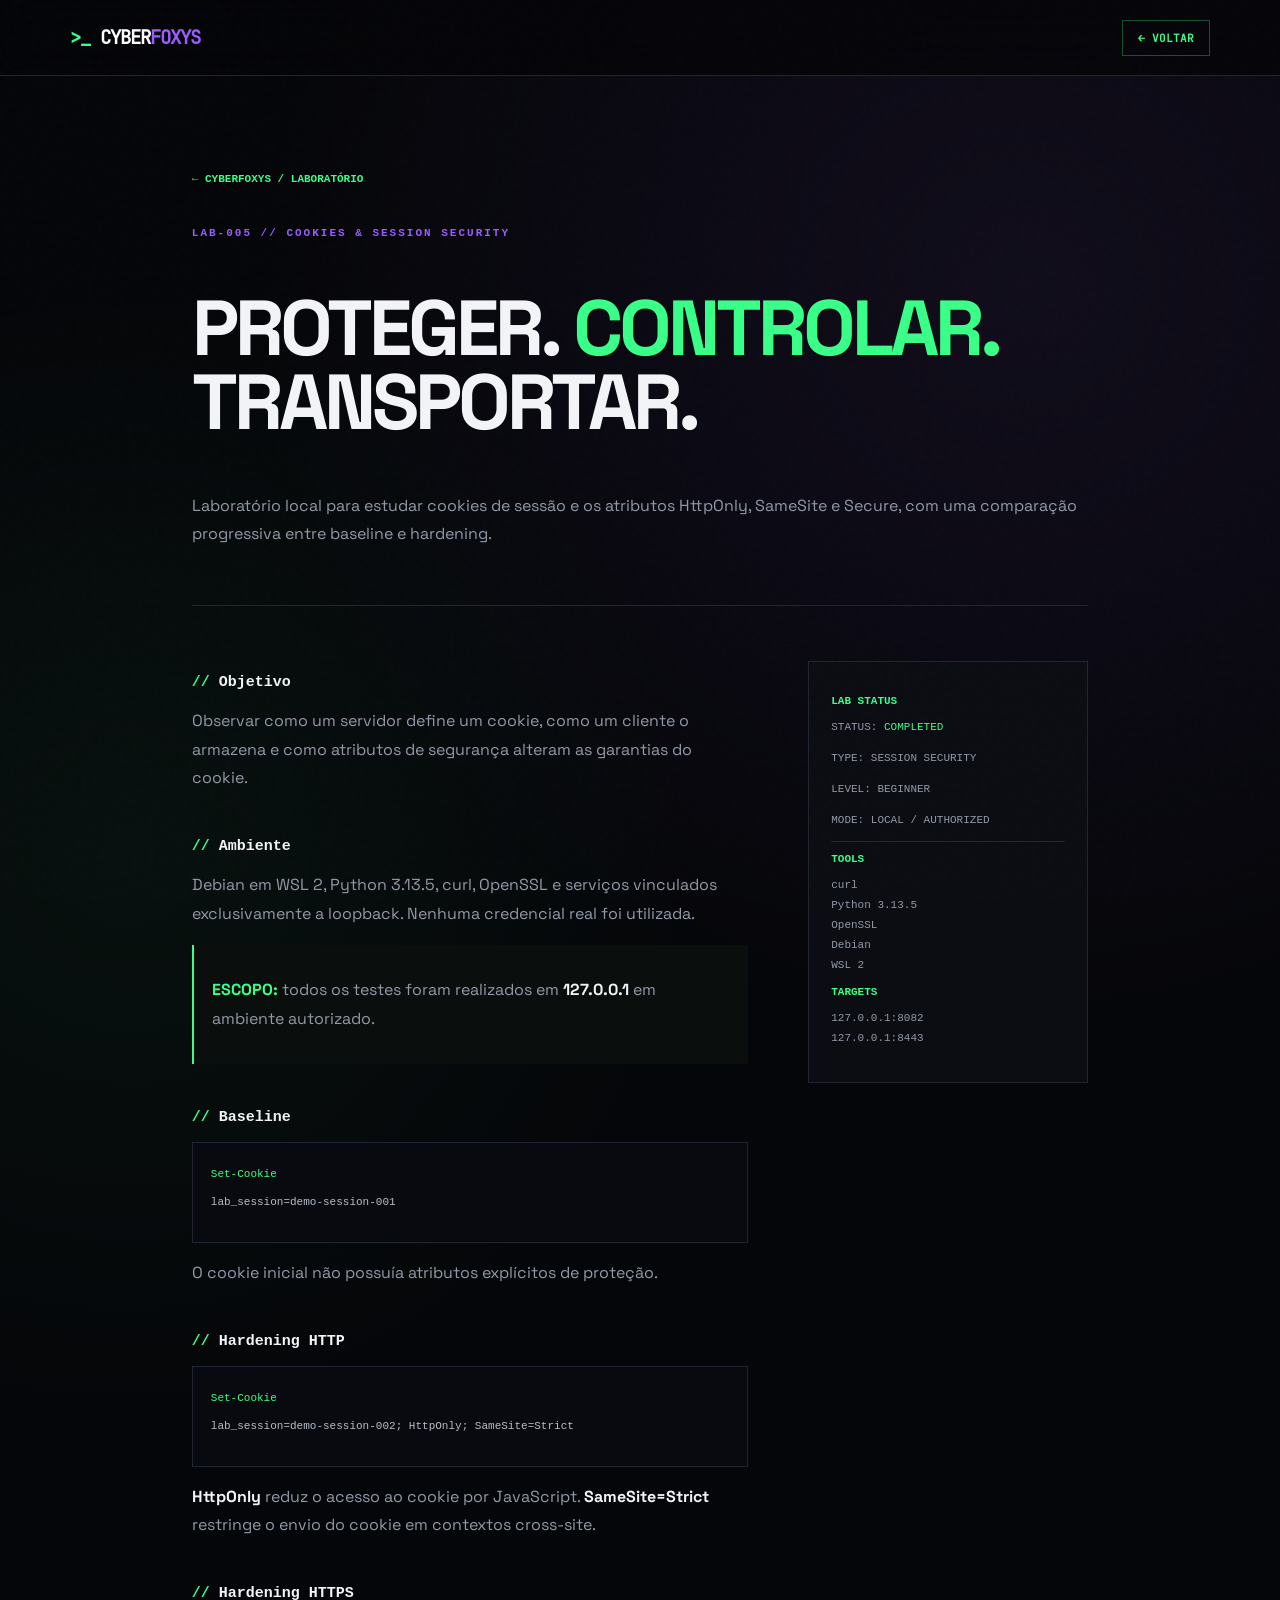
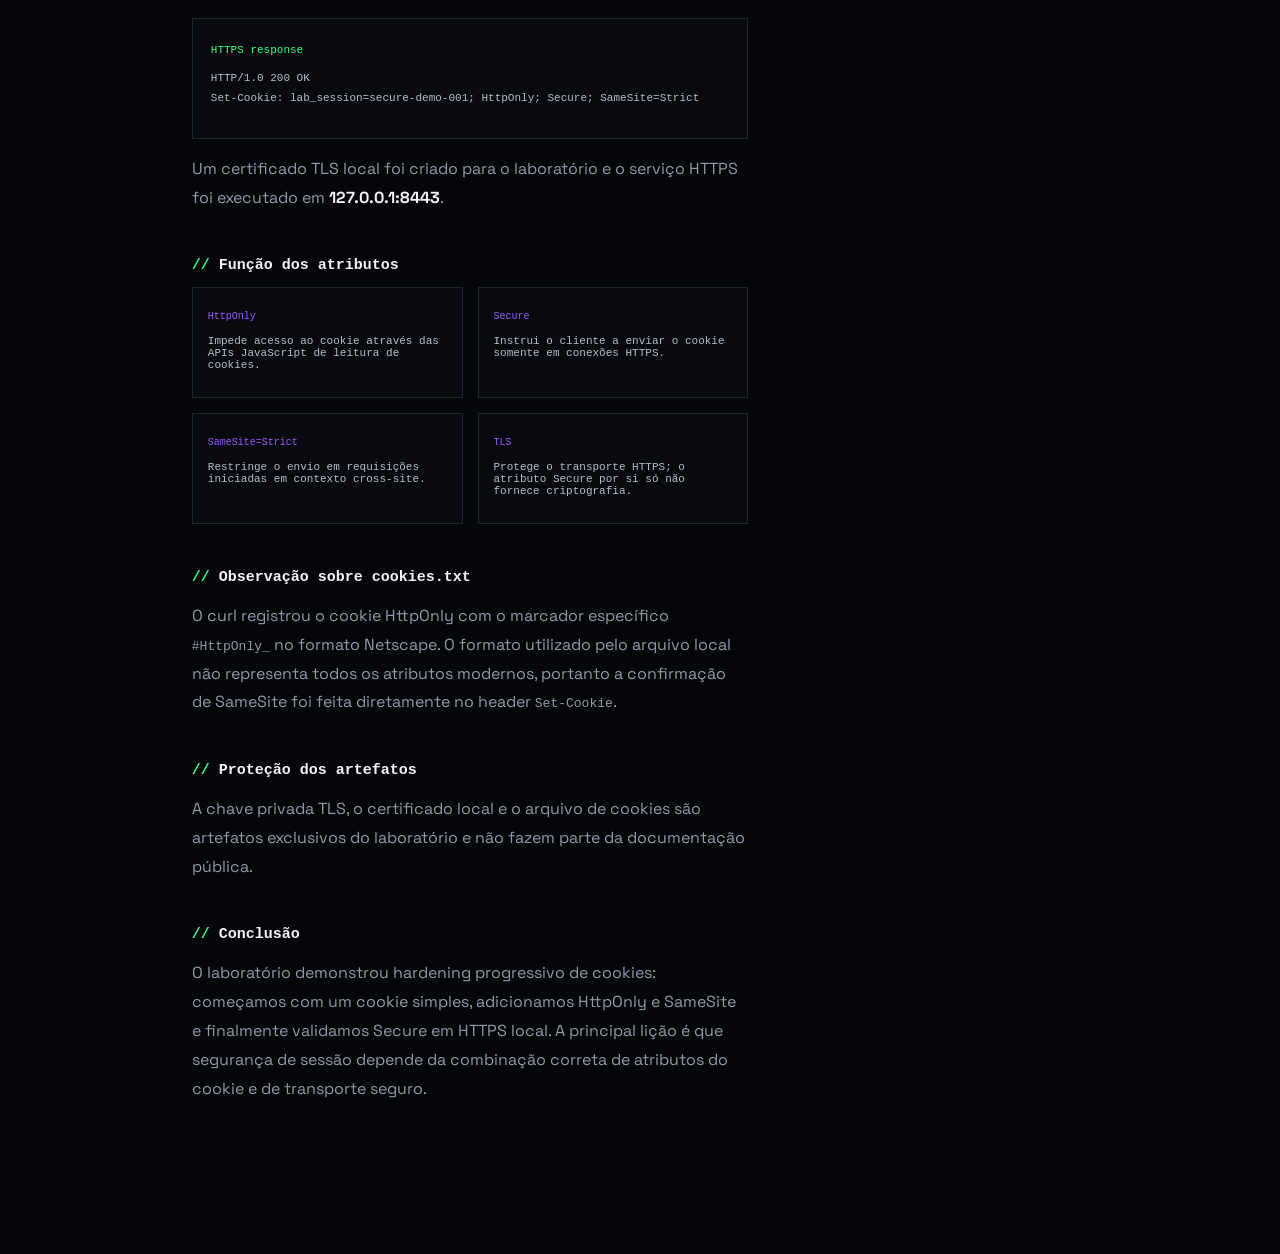
<file: labs/lab-005-cookies-session-security.html>
<!doctype html><html lang="pt-BR"><head><meta charset="utf-8"><meta name="viewport" content="width=device-width,initial-scale=1"><meta name="description" content="LAB-005 — Cookies & Session Security | CyberFoxys"><title>LAB-005 | Cookies & Session Security — CyberFoxys</title><link rel="stylesheet" href="../style.css"><style>.lab-page{max-width:1050px;margin:auto;padding:90px 6%}.back{color:#39ff88;text-decoration:none;font:700 11px monospace}.lab-header{padding:40px 0;border-bottom:1px solid #202532}.id{color:#9b5cff;font:700 11px monospace;letter-spacing:2px}.lab-page h1{font-size:clamp(42px,7vw,78px);line-height:.95;letter-spacing:-4px}.lab-page h1 span{color:#39ff88}.sub,.lab-page p,.lab-page li{color:#9299a8;line-height:1.8}.grid{display:grid;grid-template-columns:1fr 280px;gap:60px;margin-top:55px}.block{margin-bottom:45px}.block h2{font:700 15px monospace;color:#f2f4f7}.block h2:before{content:"// ";color:#39ff88}.result{background:#080a0f;border:1px solid #202532;padding:18px;margin:16px 0;overflow:auto}.result b{color:#39ff88;font:11px monospace}.result pre{color:#b8bec9;font:11px/1.8 monospace;white-space:pre-wrap}.side{border:1px solid #202532;background:#0b0d12;padding:22px;height:max-content}.side h3{color:#39ff88;font:700 11px monospace}.side p{font:11px/1.8 monospace}.notice{border-left:2px solid #39ff88;padding:15px 18px;background:#0a0e0d}.status{color:#39ff88}.compare{display:grid;grid-template-columns:1fr 1fr;gap:15px}.mini{background:#080a0f;border:1px solid #202532;padding:15px}.mini b{color:#9b5cff;font:10px monospace}.mini p{font:11px monospace;color:#b8bec9}@media(max-width:750px){.grid,.compare{grid-template-columns:1fr}.lab-page{padding-top:60px}}</style></head><body><div class="noise"></div><div class="scanlines"></div><header class="navbar"><a href="../index.html" class="logo"><span>&gt;_</span> CYBER<span>FOXYS</span></a><a href="../index.html#projetos" class="nav-button">← VOLTAR</a></header><main class="lab-page"><a class="back" href="../index.html#projetos">← CYBERFOXYS / LABORATÓRIO</a><header class="lab-header"><div class="id">LAB-005 // COOKIES & SESSION SECURITY</div><h1>PROTEGER. <span>CONTROLAR.</span><br>TRANSPORTAR.</h1><p class="sub">Laboratório local para estudar cookies de sessão e os atributos HttpOnly, SameSite e Secure, com uma comparação progressiva entre baseline e hardening.</p></header><div class="grid"><div><section class="block"><h2>Objetivo</h2><p>Observar como um servidor define um cookie, como um cliente o armazena e como atributos de segurança alteram as garantias do cookie.</p></section><section class="block"><h2>Ambiente</h2><p>Debian em WSL 2, Python 3.13.5, curl, OpenSSL e serviços vinculados exclusivamente a loopback. Nenhuma credencial real foi utilizada.</p><div class="notice"><p><strong style="color:#39ff88">ESCOPO:</strong> todos os testes foram realizados em <strong style="color:#f2f4f7">127.0.0.1</strong> em ambiente autorizado.</p></div></section><section class="block"><h2>Baseline</h2><div class="result"><b>Set-Cookie</b><pre>lab_session=demo-session-001</pre></div><p>O cookie inicial não possuía atributos explícitos de proteção.</p></section><section class="block"><h2>Hardening HTTP</h2><div class="result"><b>Set-Cookie</b><pre>lab_session=demo-session-002; HttpOnly; SameSite=Strict</pre></div><p><strong style="color:#f2f4f7">HttpOnly</strong> reduz o acesso ao cookie por JavaScript. <strong style="color:#f2f4f7">SameSite=Strict</strong> restringe o envio do cookie em contextos cross-site.</p></section><section class="block"><h2>Hardening HTTPS</h2><div class="result"><b>HTTPS response</b><pre>HTTP/1.0 200 OK
Set-Cookie: lab_session=secure-demo-001; HttpOnly; Secure; SameSite=Strict</pre></div><p>Um certificado TLS local foi criado para o laboratório e o serviço HTTPS foi executado em <strong style="color:#f2f4f7">127.0.0.1:8443</strong>.</p></section><section class="block"><h2>Função dos atributos</h2><div class="compare"><div class="mini"><b>HttpOnly</b><p>Impede acesso ao cookie através das APIs JavaScript de leitura de cookies.</p></div><div class="mini"><b>Secure</b><p>Instrui o cliente a enviar o cookie somente em conexões HTTPS.</p></div><div class="mini"><b>SameSite=Strict</b><p>Restringe o envio em requisições iniciadas em contexto cross-site.</p></div><div class="mini"><b>TLS</b><p>Protege o transporte HTTPS; o atributo Secure por si só não fornece criptografia.</p></div></div></section><section class="block"><h2>Observação sobre cookies.txt</h2><p>O curl registrou o cookie HttpOnly com o marcador específico <code>#HttpOnly_</code> no formato Netscape. O formato utilizado pelo arquivo local não representa todos os atributos modernos, portanto a confirmação de SameSite foi feita diretamente no header <code>Set-Cookie</code>.</p></section><section class="block"><h2>Proteção dos artefatos</h2><p>A chave privada TLS, o certificado local e o arquivo de cookies são artefatos exclusivos do laboratório e não fazem parte da documentação pública.</p></section><section class="block"><h2>Conclusão</h2><p>O laboratório demonstrou hardening progressivo de cookies: começamos com um cookie simples, adicionamos HttpOnly e SameSite e finalmente validamos Secure em HTTPS local. A principal lição é que segurança de sessão depende da combinação correta de atributos do cookie e de transporte seguro.</p></section></div><aside class="side"><h3>LAB STATUS</h3><p>STATUS: <span class="status">COMPLETED</span></p><p>TYPE: SESSION SECURITY</p><p>LEVEL: BEGINNER</p><p>MODE: LOCAL / AUTHORIZED</p><hr style="border:0;border-top:1px solid #202532"><h3>TOOLS</h3><p>curl<br>Python 3.13.5<br>OpenSSL<br>Debian<br>WSL 2</p><h3>TARGETS</h3><p>127.0.0.1:8082<br>127.0.0.1:8443</p></aside></div></main></body></html>
</file>
<file: style.css>
@font-face { font-family: "Space Grotesk"; src: url("fonts/SpaceGrotesk.ttf") format("truetype"); font-weight: 100 900; font-style: normal; font-display: swap; }
@font-face { font-family: "JetBrains Mono"; src: url("fonts/JetBrainsMono-Regular.ttf") format("truetype"); font-weight: 400; font-style: normal; font-display: swap; }
:root{--bg:#050609;--panel:#0b0d12;--panel2:#0f1118;--text:#f2f4f7;--muted:#8d94a3;--green:#39ff88;--purple:#9b5cff;--border:#202532;--max:1320px}*{box-sizing:border-box;scroll-behavior:smooth}html{background:var(--bg)}body{margin:0;background:radial-gradient(circle at 80% 10%,rgba(155,92,255,.08),transparent 28%),radial-gradient(circle at 10% 30%,rgba(57,255,136,.045),transparent 25%),var(--bg);color:var(--text);font-family:'Space Grotesk',sans-serif;overflow-x:hidden}a{transition:.22s ease}.noise,.scanlines{position:fixed;inset:0;pointer-events:none}.noise{z-index:20;opacity:.025;background-image:url("data:image/svg+xml,%3Csvg viewBox='0 0 180 180' xmlns='http://www.w3.org/2000/svg'%3E%3Cfilter id='n'%3E%3CfeTurbulence type='fractalNoise' baseFrequency='.9' numOctaves='3' stitchTiles='stitch'/%3E%3C/filter%3E%3Crect width='100%25' height='100%25' filter='url(%23n)' opacity='.6'/%3E%3C/svg%3E")}.scanlines{z-index:19;background:repeating-linear-gradient(0deg,transparent 0,transparent 4px,rgba(255,255,255,.012) 5px)}.navbar{height:76px;padding:0 5.5%;display:flex;align-items:center;justify-content:space-between;border-bottom:1px solid var(--border);background:rgba(5,6,9,.82);backdrop-filter:blur(18px);position:sticky;top:0;z-index:15}.logo{font:700 19px "JetBrains Mono",monospace;color:#fff;text-decoration:none;letter-spacing:-1px}.logo span:first-child{color:var(--green)}.logo span:last-child{color:var(--purple)}nav{display:flex;gap:30px}nav a{color:var(--muted);text-decoration:none;font:600 11px "JetBrains Mono",monospace;letter-spacing:1px}nav a:hover{color:var(--green)}.nav-button{color:var(--green);border:1px solid rgba(57,255,136,.3);padding:10px 15px;text-decoration:none;font:700 11px "JetBrains Mono",monospace}.nav-button:hover{background:rgba(57,255,136,.08);border-color:var(--green)}.hero{min-height:760px;max-width:var(--max);margin:auto;padding:110px 5.5% 95px;display:flex;align-items:center;justify-content:space-between;gap:70px;position:relative;overflow:hidden}.hero-content{max-width:730px;position:relative;z-index:2}.eyebrow,.kicker{font:700 10px "JetBrains Mono",monospace;letter-spacing:2px;color:var(--muted)}.eyebrow .dot{display:inline-block;width:7px;height:7px;border-radius:50%;background:var(--green);box-shadow:0 0 14px var(--green);margin-right:9px}.hero h1{font-size:clamp(58px,8vw,112px);line-height:.86;letter-spacing:-7px;margin:25px 0 30px;font-weight:700}.hero h1 span{color:var(--green);text-shadow:0 0 35px rgba(57,255,136,.2)}.hero-text{max-width:620px;color:var(--muted);font-size:17px;line-height:1.75;margin:0}.hero-actions{display:flex;gap:12px;flex-wrap:wrap;margin-top:34px}.button{display:inline-block;padding:14px 20px;text-decoration:none;font:700 11px "JetBrains Mono",monospace;letter-spacing:.5px}.primary{background:var(--green);color:#04100a;box-shadow:0 0 28px rgba(57,255,136,.13)}.primary:hover{transform:translateY(-2px);box-shadow:0 0 38px rgba(57,255,136,.3)}.ghost{border:1px solid var(--border);color:#ddd}.ghost:hover{border-color:var(--purple);color:#fff;background:rgba(155,92,255,.05)}.hero-meta{display:flex;gap:24px;margin-top:42px;color:#555d6c;font:600 9px "JetBrains Mono",monospace;letter-spacing:1px}.terminal{width:430px;flex:none;background:rgba(10,12,18,.94);border:1px solid #2a2e3c;box-shadow:0 25px 80px rgba(0,0,0,.55),0 0 70px rgba(155,92,255,.08);position:relative;z-index:3}.terminal-top{height:40px;border-bottom:1px solid #252936;display:flex;align-items:center;padding:0 14px;gap:7px}.traffic{width:9px;height:9px;border-radius:50%}.red{background:#ff5f57}.yellow{background:#febc2e}.green{background:#28c840}.terminal-title{margin-left:11px;color:#606878;font:11px "JetBrains Mono",monospace}.terminal-body{padding:25px;font:12px/2 "JetBrains Mono",monospace;color:#aab0bd}.purple,.code-purple{color:var(--purple)}.green-text,.code-green{color:var(--green)}.cursor{display:inline-block;width:7px;height:14px;background:var(--green);vertical-align:-2px;animation:blink 1s infinite}@keyframes blink{50%{opacity:0}}.hero-orbit{position:absolute;border:1px solid rgba(155,92,255,.1);border-radius:50%;pointer-events:none}.orbit-one{width:650px;height:650px;right:-250px;top:45px}.orbit-two{width:440px;height:440px;right:-145px;top:150px;border-color:rgba(57,255,136,.08)}.hero-grid{position:absolute;width:600px;height:500px;right:-80px;top:120px;opacity:.35;background-image:linear-gradient(rgba(57,255,136,.05) 1px,transparent 1px),linear-gradient(90deg,rgba(155,92,255,.05) 1px,transparent 1px);background-size:45px 45px;transform:perspective(500px) rotateX(55deg) rotateZ(-8deg)}.stats{display:grid;grid-template-columns:repeat(4,1fr);border-top:1px solid var(--border);border-bottom:1px solid var(--border)}.stats div{padding:26px 7%;border-right:1px solid var(--border);display:flex;flex-direction:column;gap:5px}.stats div:last-child{border-right:0}.stats strong{font:700 26px "JetBrains Mono",monospace;color:var(--green)}.stats span{font:600 10px "JetBrains Mono",monospace;color:#737b8b;letter-spacing:1px}.section{max-width:var(--max);margin:auto;padding:120px 5.5%;display:grid;grid-template-columns:190px 1fr;gap:70px;border-bottom:1px solid var(--border)}.section-label{font:700 10px "JetBrains Mono",monospace;color:var(--purple);letter-spacing:1.5px}.section-content{min-width:0}.split{max-width:1000px;display:grid;grid-template-columns:1.1fr .9fr;gap:70px}.section h2,.lab h2,.cta h2{font-size:clamp(38px,5vw,68px);line-height:.98;letter-spacing:-4px;margin:8px 0 25px}.section h2 span,.lab h2 span{color:var(--green)}.section-content p,.lab-copy>p{color:var(--muted);font-size:15px;line-height:1.85;margin:0 0 20px}.section-heading{margin-bottom:50px}.cards{display:grid;grid-template-columns:repeat(3,1fr);gap:14px;max-width:1080px}.card{min-height:300px;padding:27px;background:linear-gradient(145deg,var(--panel2),var(--panel));border:1px solid var(--border);position:relative;overflow:hidden;transition:.25s}.card:hover{transform:translateY(-6px);border-color:var(--purple);box-shadow:0 18px 50px rgba(155,92,255,.09)}.card.featured{border-color:rgba(57,255,136,.35)}.card-number{position:absolute;top:20px;right:22px;color:#343a48;font:700 10px "JetBrains Mono",monospace}.icon{font:28px "JetBrains Mono",monospace;color:var(--green);margin-bottom:35px}.card h3{font:700 16px "JetBrains Mono",monospace;margin:0 0 14px}.card p{color:var(--muted);font-size:13px;line-height:1.7;min-height:88px;margin:0 0 20px}.card-tag{font:700 9px "JetBrains Mono",monospace;color:#5e6675;letter-spacing:1px}.lab{max-width:var(--max);margin:auto;padding:120px 5.5%;display:grid;grid-template-columns:1fr 1fr;gap:90px;align-items:center}.lab-points{border-top:1px solid var(--border);margin-top:35px}.lab-points div{display:flex;align-items:center;gap:20px;padding:16px 0;border-bottom:1px solid var(--border)}.lab-points span{color:var(--green);font:700 10px "JetBrains Mono",monospace}.lab-points p{margin:0!important;color:#d5d9e0!important;font-size:12px!important}.code-window{border:1px solid #292e3b;background:#080a0f;box-shadow:0 25px 70px rgba(0,0,0,.4)}.code-head{height:42px;padding:0 16px;border-bottom:1px solid #242934;display:flex;justify-content:space-between;align-items:center;color:#aab4c4;font:10px "JetBrains Mono",monospace}.code-head span:last-child{color:var(--green)}.code-window pre{padding:25px;margin:0;overflow:auto;font:12px/2 "JetBrains Mono",monospace;color:#c3c8d2}.code-muted{color:#8d98aa}.cta{max-width:var(--max);margin:0 auto 110px;padding:60px 5.5%;border:1px solid var(--border);display:flex;justify-content:space-between;align-items:center;gap:30px;background:linear-gradient(110deg,rgba(57,255,136,.035),rgba(155,92,255,.07))}.cta h2{margin:8px 0}.cta h2 span{color:var(--purple)}.cta p:not(.eyebrow){color:var(--muted);margin:0}.cta-actions{display:flex;gap:10px;flex-wrap:wrap}footer{border-top:1px solid var(--border);padding:28px 5.5%;display:flex;justify-content:space-between;align-items:center;color:#596170;font-size:10px;gap:20px}footer .logo{font-size:15px}.footer-status{font:700 9px "JetBrains Mono",monospace;letter-spacing:1px}.footer-status i{display:inline-block;width:6px;height:6px;border-radius:50%;background:var(--green);box-shadow:0 0 10px var(--green);margin-right:7px}@media(max-width:1000px){nav{display:none}.hero{padding-top:80px;flex-direction:column;align-items:flex-start}.terminal{width:100%;max-width:620px}.hero-orbit,.hero-grid{right:-300px}.cards{grid-template-columns:repeat(2,1fr)}.split,.lab{grid-template-columns:1fr;gap:40px}.section{grid-template-columns:1fr;gap:25px}.lab{padding-left:5.5%;padding-right:5.5%}}@media(max-width:600px){.navbar{padding:0 5%}.nav-button{display:none}.hero,.section{padding-left:5%;padding-right:5%}.hero{min-height:auto;padding-top:70px;padding-bottom:70px}.hero h1{letter-spacing:-4px}.hero-meta{flex-direction:column;gap:8px}.stats{grid-template-columns:repeat(2,1fr)}.stats div{padding:21px 5%}.stats div:nth-child(2){border-right:0}.cards{grid-template-columns:1fr}.card{min-height:260px}.section,.lab{padding-top:85px;padding-bottom:85px}.cta{margin:0 5% 80px;padding:40px 7%;align-items:flex-start;flex-direction:column}.cta h2{letter-spacing:-3px}footer{padding:25px 5%;flex-direction:column;align-items:flex-start}.hero-orbit,.hero-grid{display:none}}
/* ================================
   FOXYS CYBER NET — FIXED LOGO
================================ */

.fixed-logo {
    position: fixed;
    top: 50vh;
    left: 50vw;
    width: min(70vw, 650px);
    transform: translate(-50%, -50%);
    z-index: 1;
    pointer-events: none;
    opacity: 0.12;
}

.navbar,
main,
.stats,
.section,
.lab,
.cta,
footer {
    position: relative;
    z-index: 2;
}

.fixed-logo img {
    display: block;
    width: 100%;
    height: auto;
    animation: logoGlitch 4s infinite;
}

@keyframes logoGlitch {
    0%, 90%, 100% {
        transform: translate(0, 0);
        filter: none;
    }

    91% {
        transform: translate(-4px, 2px);
        filter: drop-shadow(3px 0 #00ffff)
                drop-shadow(-3px 0 #ff00ff);
    }

    93% {
        transform: translate(3px, -2px);
        filter: drop-shadow(-2px 0 #00ffff)
                drop-shadow(2px 0 #ff00ff);
    }

    95% {
        transform: translate(0, 0);
        filter: none;
    }
}

@media (max-width: 768px) {
    .fixed-logo {
        width: 110vw;
        opacity: 0.08;
    }
}

/* FOXYS CYBER NET — GLITCH TITLE */

.foxys-title {
    position: relative;
    display: inline-block;
    margin: 0 0 18px;
    font-size: clamp(1.4rem, 3vw, 2.6rem);
    font-weight: 900;
    letter-spacing: 0.12em;
    color: #eaf7ff;
    text-transform: uppercase;
    text-shadow:
        2px 0 #00ffff,
        -2px 0 #ff00ff;
    animation: titleGlitch 5s infinite;
}

.foxys-title::before,
.foxys-title::after {
    content: attr(data-text);
    position: absolute;
    inset: 0;
    pointer-events: none;
    opacity: 0;
}

.foxys-title::before {
    color: #00ffff;
    animation: glitchCyan 5s infinite;
}

.foxys-title::after {
    color: #ff00ff;
    animation: glitchMagenta 5s infinite;
}

@keyframes titleGlitch {
    0%, 92%, 100% {
        transform: translate(0);
    }

    93% {
        transform: translate(-2px, 1px);
    }

    94% {
        transform: translate(2px, -1px);
    }

    95% {
        transform: translate(0);
    }
}

@keyframes glitchCyan {
    0%, 92%, 100% {
        opacity: 0;
        transform: translate(0);
    }

    93% {
        opacity: 0.8;
        transform: translate(-3px, 1px);
    }

    94% {
        opacity: 0;
    }
}

@keyframes glitchMagenta {
    0%, 94%, 100% {
        opacity: 0;
        transform: translate(0);
    }

    95% {
        opacity: 0.8;
        transform: translate(3px, -1px);
    }

    96% {
        opacity: 0;
    }
}
</file>
